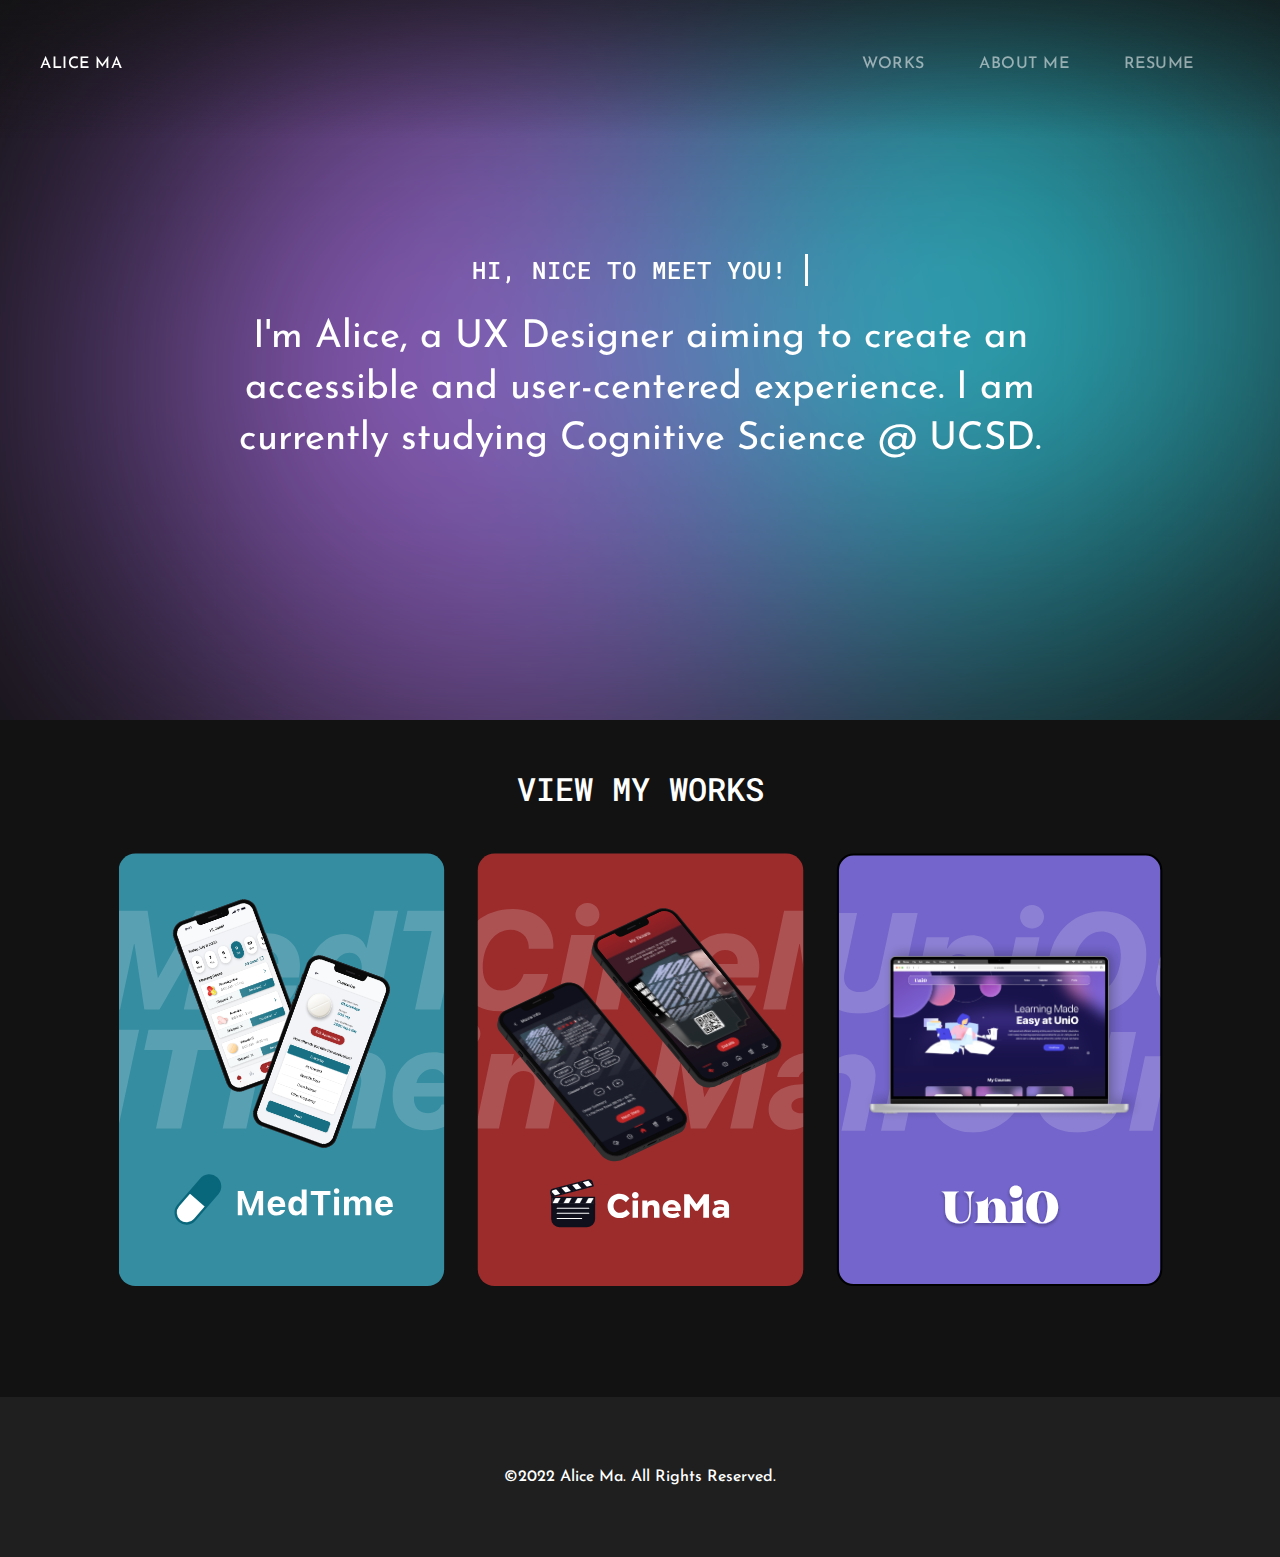
<file: index.html>
<!DOCTYPE html>
<html>
    <head>
        <title>Alice Ma Final Project Portfolio</title>
        <meta name="viewport" content="width=device-width, initial-scale=1.0">
        <link href="css/header.css" rel="stylesheet"> 
        <link href="css/underlines.css" rel="stylesheet"> 
        <link href="css/view-works.css" rel="stylesheet">
        <link href="css/hamburger-mobile.css" rel="stylesheet">
        <link href="bootstrap.css" rel="stylesheet">


        <link rel="shortcut icon" type="x-icon" href="images/index-icon.png">

        <link rel="stylesheet" href="css/MedTimeCard.css">
        <link rel="stylesheet" href="css/CineMaCard.css">
        <link rel="stylesheet" href="css/UniOCard.css">
        <link rel="stylesheet" href="css/mobile.css">
        <link rel="stylesheet" href="css/footer.css">

        <link rel="preconnect" href="https://fonts.googleapis.com">
        <link rel="preconnect" href="https://fonts.gstatic.com" crossorigin>
        <link href="https://fonts.googleapis.com/css2?family=Josefin+Sans:ital,wght@0,100;0,200;0,300;0,400;0,500;0,600;0,700;1,100;1,200;1,300;1,400;1,500;1,600;1,700&family=Montserrat:ital,wght@0,100;0,400;0,700;1,400;1,700&family=Roboto+Mono:ital,wght@0,100;0,200;0,300;0,400;0,500;0,600;0,700;1,100;1,200;1,300;1,400;1,500;1,600;1,700&family=Roboto:ital,wght@0,700;0,900;1,700;1,900&display=swap" rel="stylesheet">
        
        <meta name="msapplication-TileImage" content="WEBSITE-THUMBB.png">
 
        <meta property="og:site_name" content="Alice Ma Design">
        <meta property="og:title" content="Alice Ma, UX/UI Designer">
        <meta property="og:description" content="I'm Alice, a UX Designer aiming to create an accessible and user-centered experience. I am currently studying Cognitive Science @ UCSD.">
        
        <meta property="og:image" itemprop="image" content="WEBSITE-THUMBB.png">
        
        <meta property="og:type" content="website" />
        <meta property="og:image:type" content="image/png">
        
        <meta property="og:image:width" content="300">
        <meta property="og:image:height" content="300">
        
        <meta property="og:url" content="index.html">
        </head>
    <body> 
        <div class="header-bar">
                <nav class="navbar navbar-expand-lg navbar-dark">
                    <a class="navbar-brand" href="index.html"><i class="fa-solid fa-book"></i> ALICE MA</a>
                    <button class="navbar-toggler" type="button" data-toggle="collapse" data-target="#navbarNav" aria-controls="navbarNav" aria-expanded="false" aria-label="Toggle navigation">
                      <span class="navbar-toggler-icon"></span>
                    </button>
                    <div class="collapse navbar-collapse" id="navbarNav">
                      <ul class="navbar-nav ml-auto right-section">
                        <li class="nav-item">
                          <a class="nav-link" href="index.html">WORKS </a>
                        </li>
                        <li class="nav-item">
                          <a class="nav-link" href="about.html">ABOUT ME</a>
                        </li>
                        <li class="nav-item">
                          <a class="nav-link" href="ALICE MA UX RESUME.pdf">RESUME</a>
                        </li>
                        
                      </ul>
                    </div>
                  </nav>
            </div>  
        </div>
        
        <div class="blob-background">
            <div class="hero-text">
                <div class="greeting">HI, NICE TO MEET YOU!</div>
                <div class="intro">I'm Alice, a UX Designer aiming to create an accessible and user-centered experience. I am currently studying Cognitive Science @ UCSD.</div>
                
            </div>
            <div class="blob-overlay"></div>
            <video class="blob" playsinline autoplay loop muted>
                <source src="images/blob-video.mp4">
            </video>
            
        </div>
        
        <div class="projects">
            <div class="h1">
                VIEW MY WORKS
            </div>
            <a href="medtime-case-study.html">
            <div class="project-grid">
                <div class="MedTime">
                    <div class="container-medtime">
                        <div class="card-medtime">
                            <div class="images">
                                <div class="mockup">
                                    <img class="left" src="images/Left.png">
                                    <img class="right" src="images/Right.png">
                                </div>
                                <div class="logo-container-medtime">
                                    <img class="logo-text" src="images/Group 1679.svg">    
                                </div>            
                            </div>
                            <div class="background-text">
                                <img class="background-text-1" src="images/medtime-bg-text.svg">
                                <img class="background-text-2" src="images/medtime-bg-text.svg">
                                <img class="placeholder" src="images/medtime-bg-text.svg">
                            </div>
                            <form>
                                <button formaction="medtime-case-study.html" class="view-case-study">
                                    VIEW CASE STUDY                                </button>
                            </form>
                        </div>
                    </div>
                </div>
            </a>

            <a href="cinema-case-study.html">
                <div class="CineMa">
                    <div class="container-cinema">
                        <div class="card-cinema">
                            <div class="images-cinema">
                                <div class="mockup-cinema">
                                    <img class="left" src="images/CineMa-Left.svg">
                                    <img class="right" src="images/CineMa-Right.svg">
                                </div>
                                <div class="logo-container-cinema">
                                    <img class="logo-text" src="images/cinema-logo.svg">    
                                </div>            
                            </div>
                            <div class="background-text-cinema">
                                <img class="background-text-1" src="images/cinema-bg-text.svg">
                                <img class="background-text-2" src="images/cinema-bg-text.svg">
                                <img class="placeholder" src="images/medtime-bg-text.svg">
                            </div>
                            <form>
                                <button formaction="cinema-case-study.html" class="cinema-view-study">
                                    VIEW CASE STUDY
                                </button>
                            </form>
                        </div>
                    
                    </div>
                </div>
            </a>

            
            <a href="unio-case-study.html">
            <div class="UniO">
                <div class="container-unio">
                    <div class="card-unio">
                        <div class="images-unio">
                            <div class="mockup-unio">
                                <img class="laptop" src="images/uniO laptop.png">
                                <img class="left" src="images/unio left.svg">
                                <img class="right" src="images/uniO right.svg">
    
                            </div>
                            <div class="logo-container-unio">
                                <img class="logo-text" src="images/UniOlogo.svg">    
                            </div>            
                        </div>
                        <div class="background-text-unio">
                            <img class="background-text-1" src="images/unio-bg-text.svg">
                            <img class="background-text-2" src="images/unio-bg-text.svg">
                            <img class="placeholder" src="images/medtime-bg-text.svg">
                        </div>
                        <form>
                            <button formaction="unio-case-study.html" class="unio-view-study">
                                VIEW CASE STUDY                                </button>
                        </form>
                    </div>
                
                </div>
                </div>
            </div>
        </div>
    </a>
    <div class="footer">
        ©2022 Alice Ma. All Rights Reserved.
    </div>
    <script src="https://code.jquery.com/jquery-3.5.1.slim.min.js" integrity="sha384-DfXdz2htPH0lsSSs5nCTpuj/zy4C+OGpamoFVy38MVBnE+IbbVYUew+OrCXaRkfj" crossorigin="anonymous"></script>
    <script src="https://cdn.jsdelivr.net/npm/popper.js@1.16.1/dist/umd/popper.min.js" integrity="sha384-9/reFTGAW83EW2RDu2S0VKaIzap3H66lZH81PoYlFhbGU+6BZp6G7niu735Sk7lN" crossorigin="anonymous"></script>
    <script src="https://stackpath.bootstrapcdn.com/bootstrap/4.5.2/js/bootstrap.min.js" integrity="sha384-B4gt1jrGC7Jh4AgTPSdUtOBvfO8shuf57BaghqFfPlYxofvL8/KUEfYiJOMMV+rV" crossorigin="anonymous"></script>

    </body>
</html>
</file>
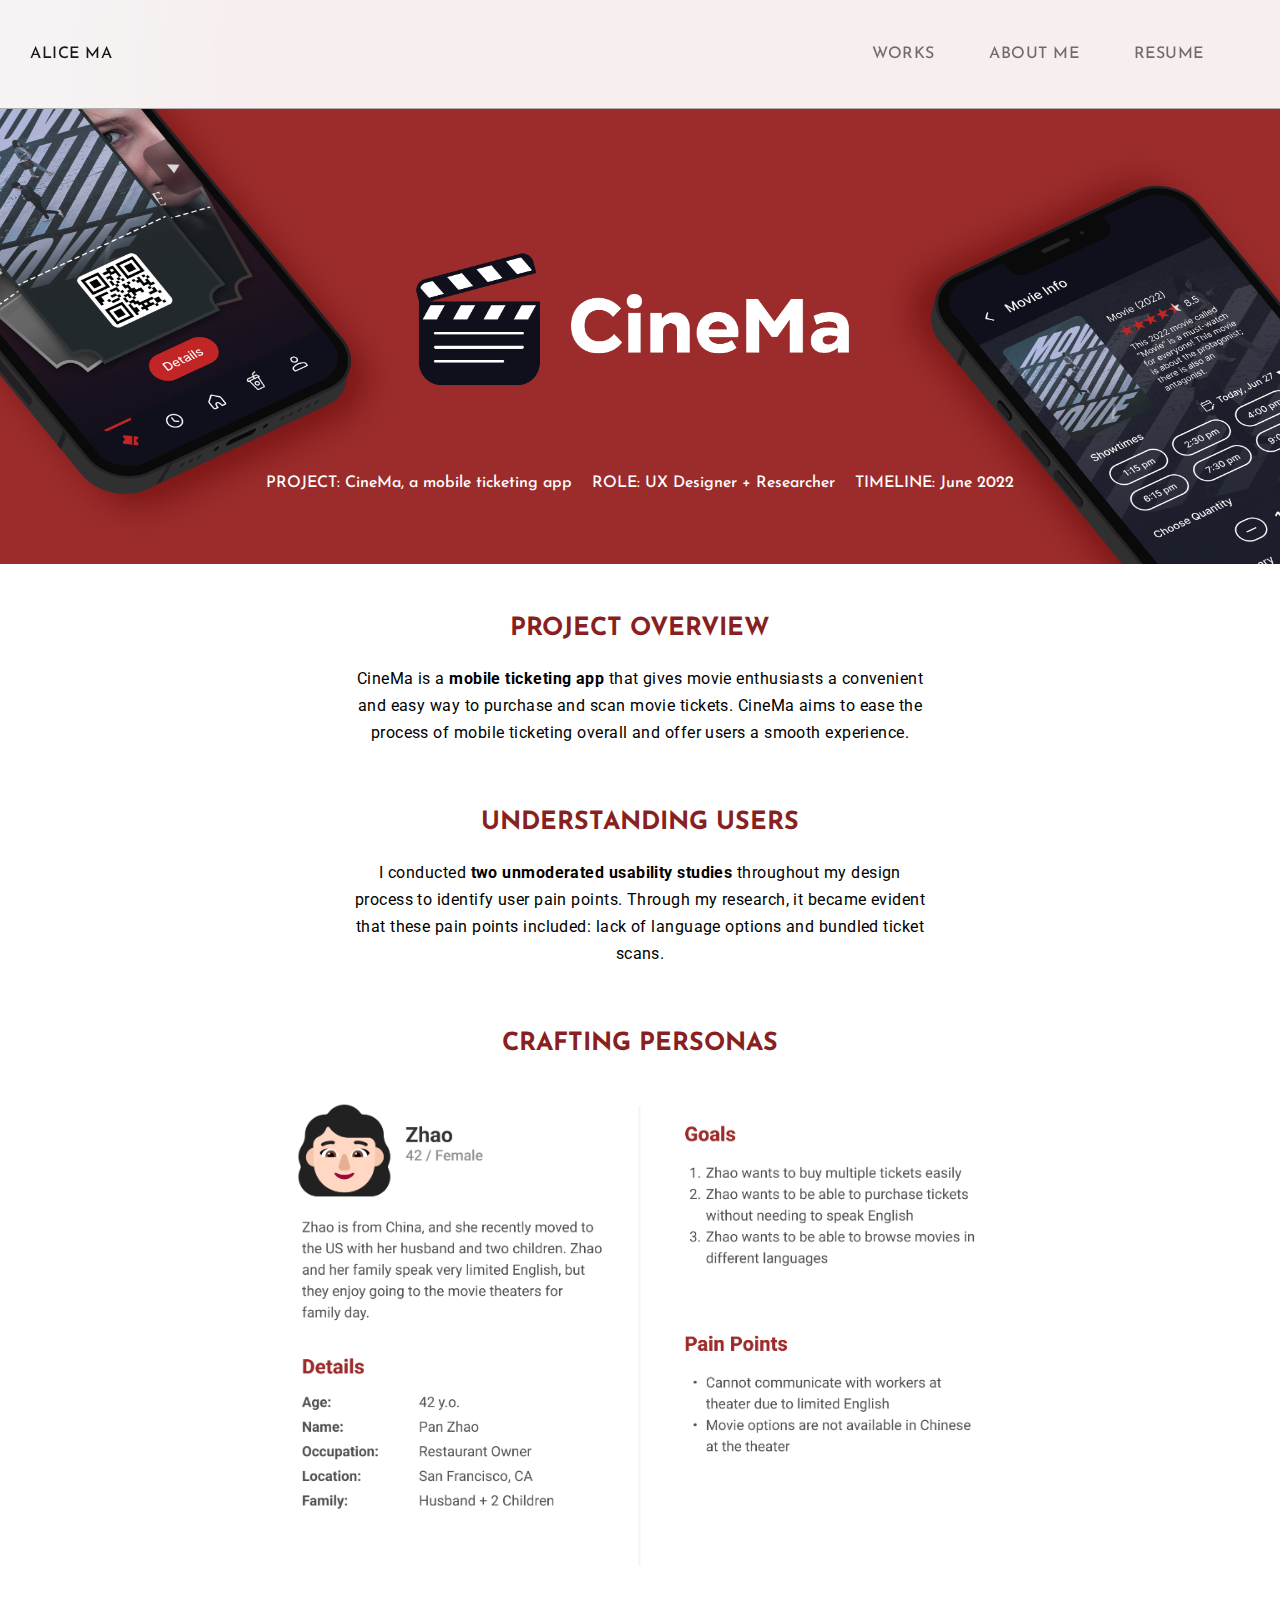
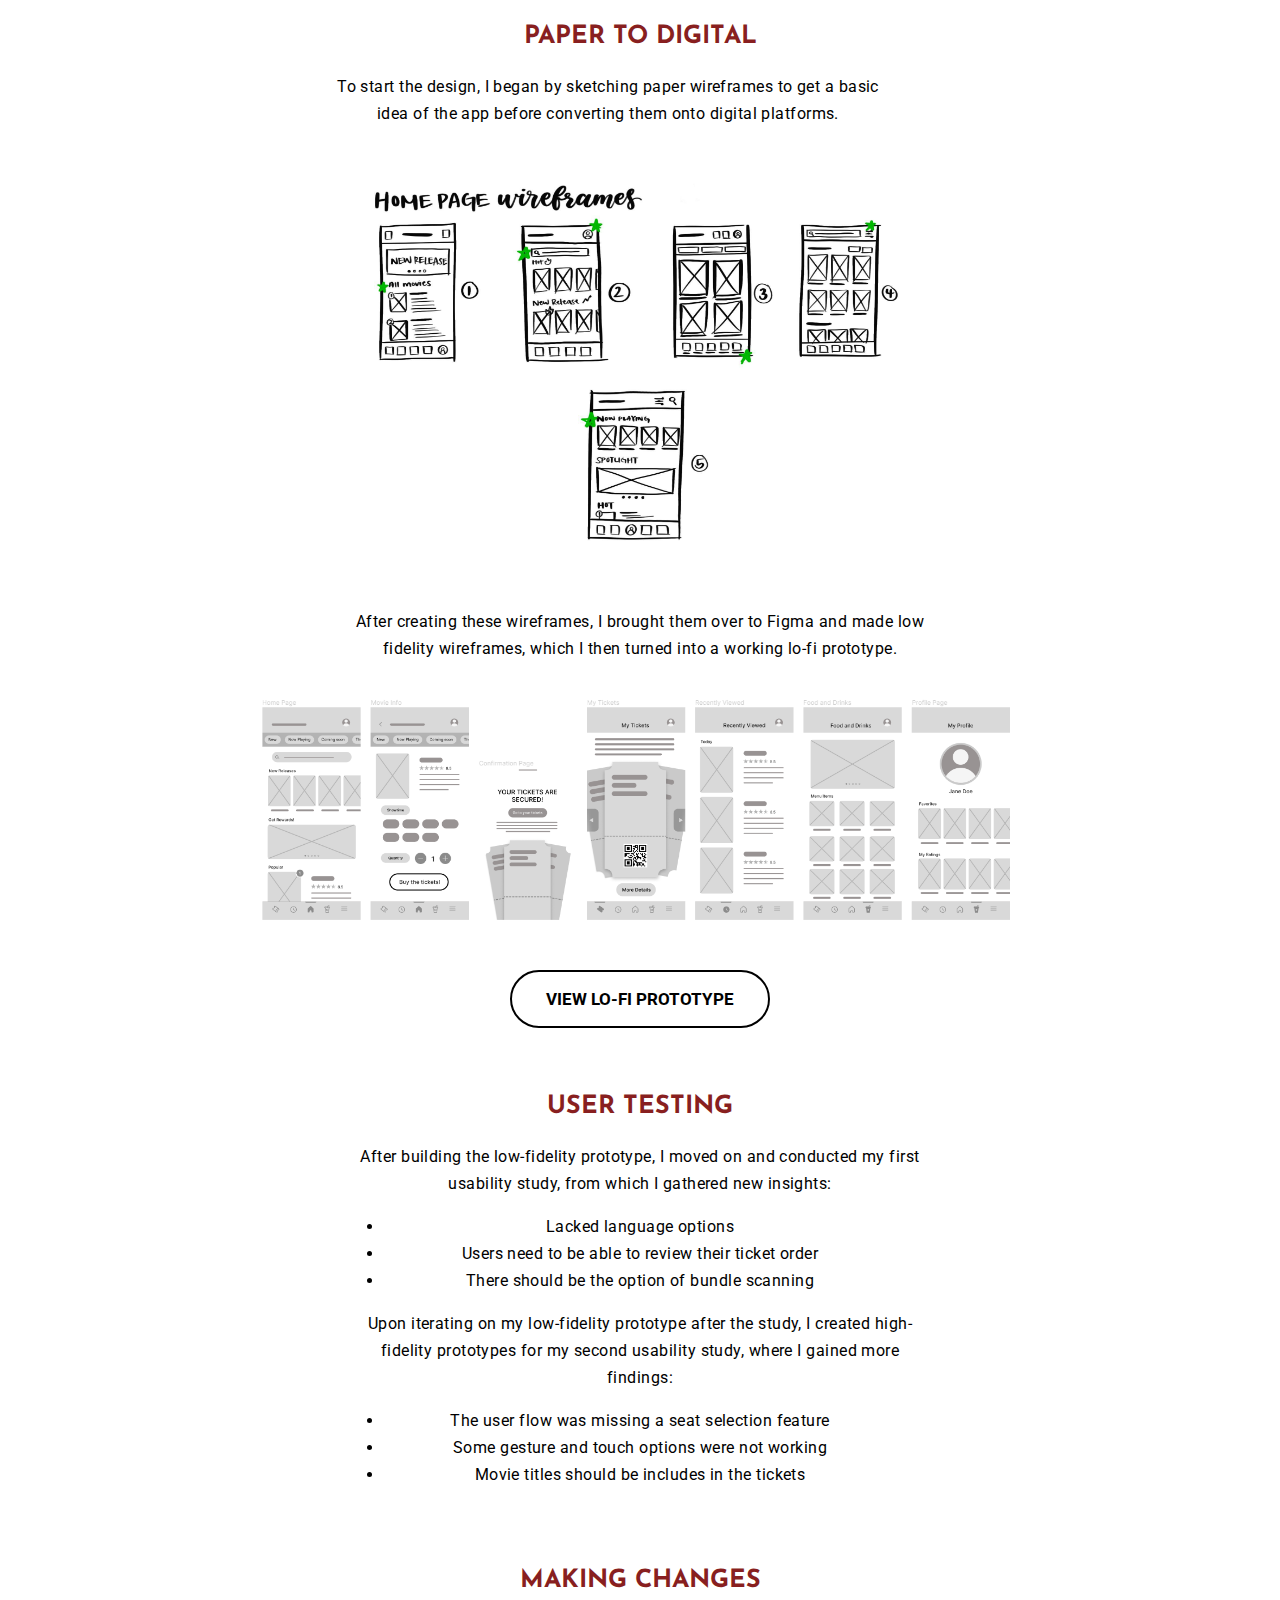
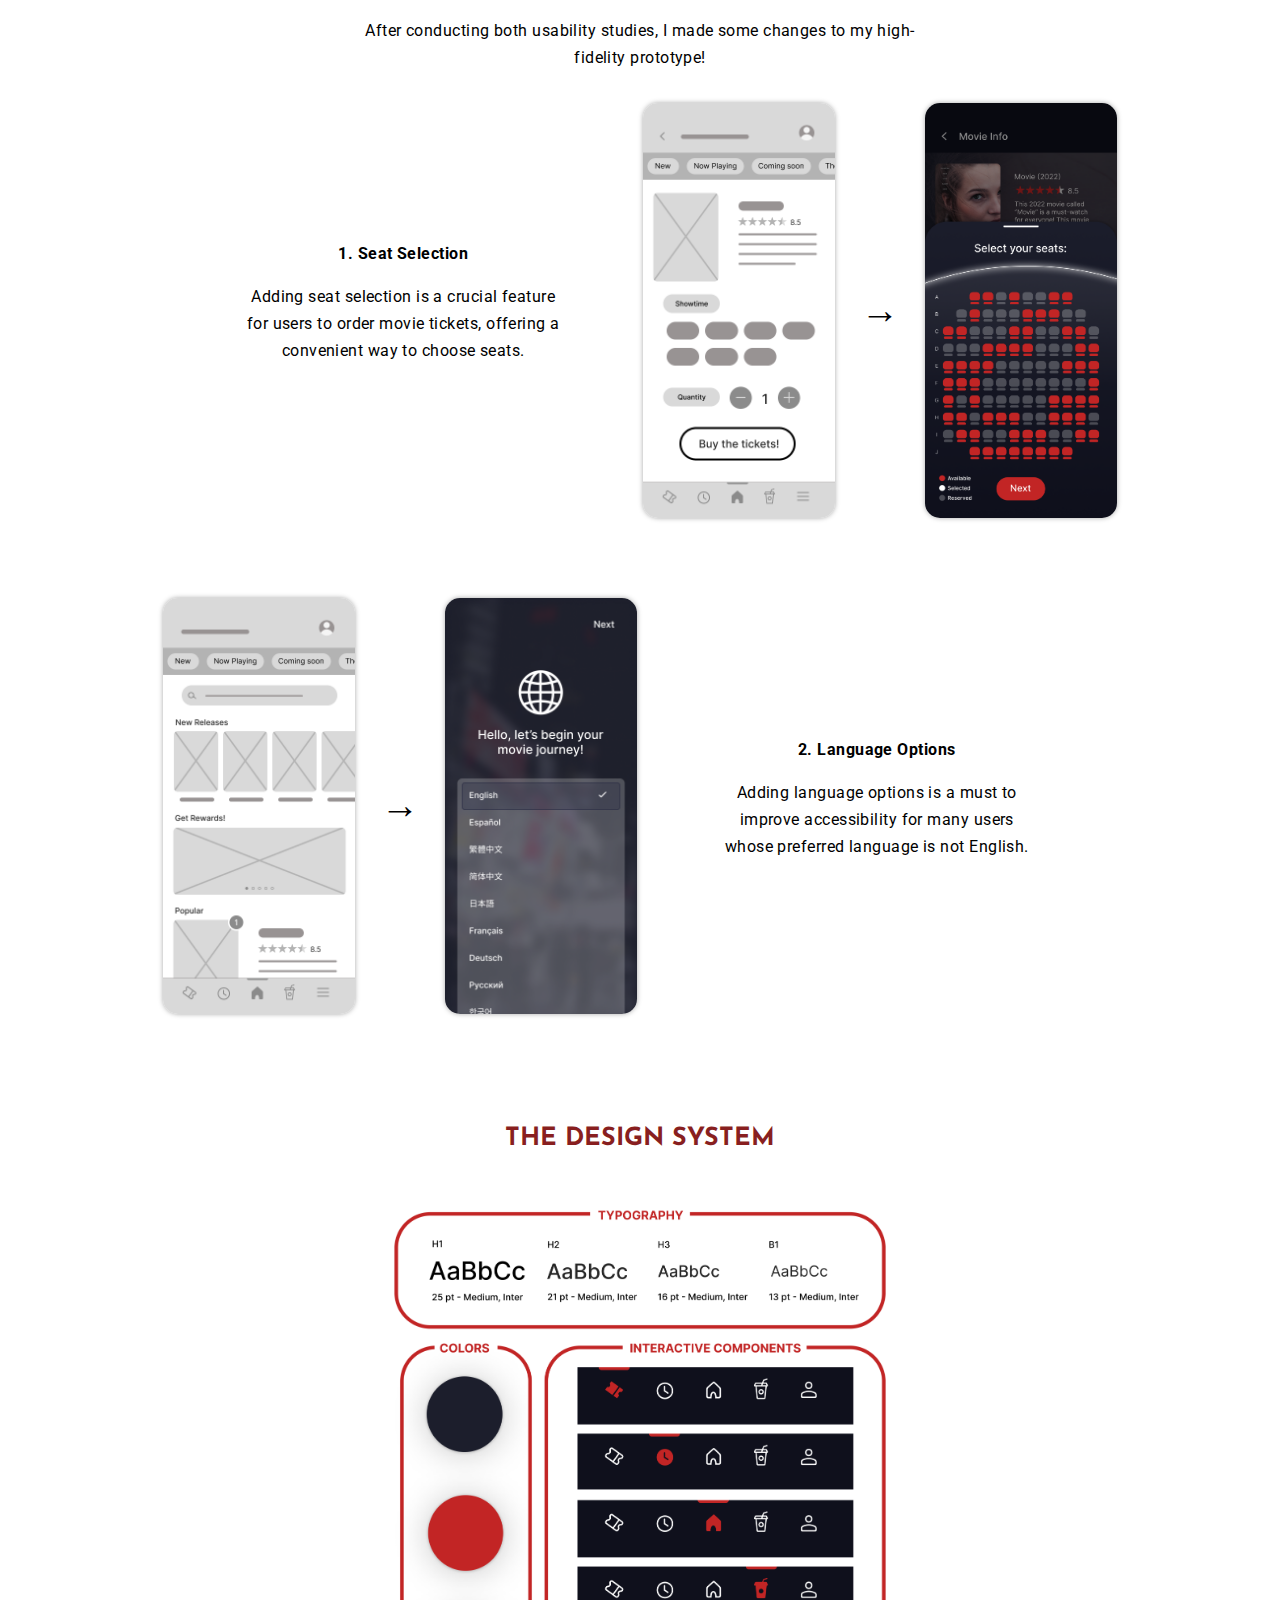
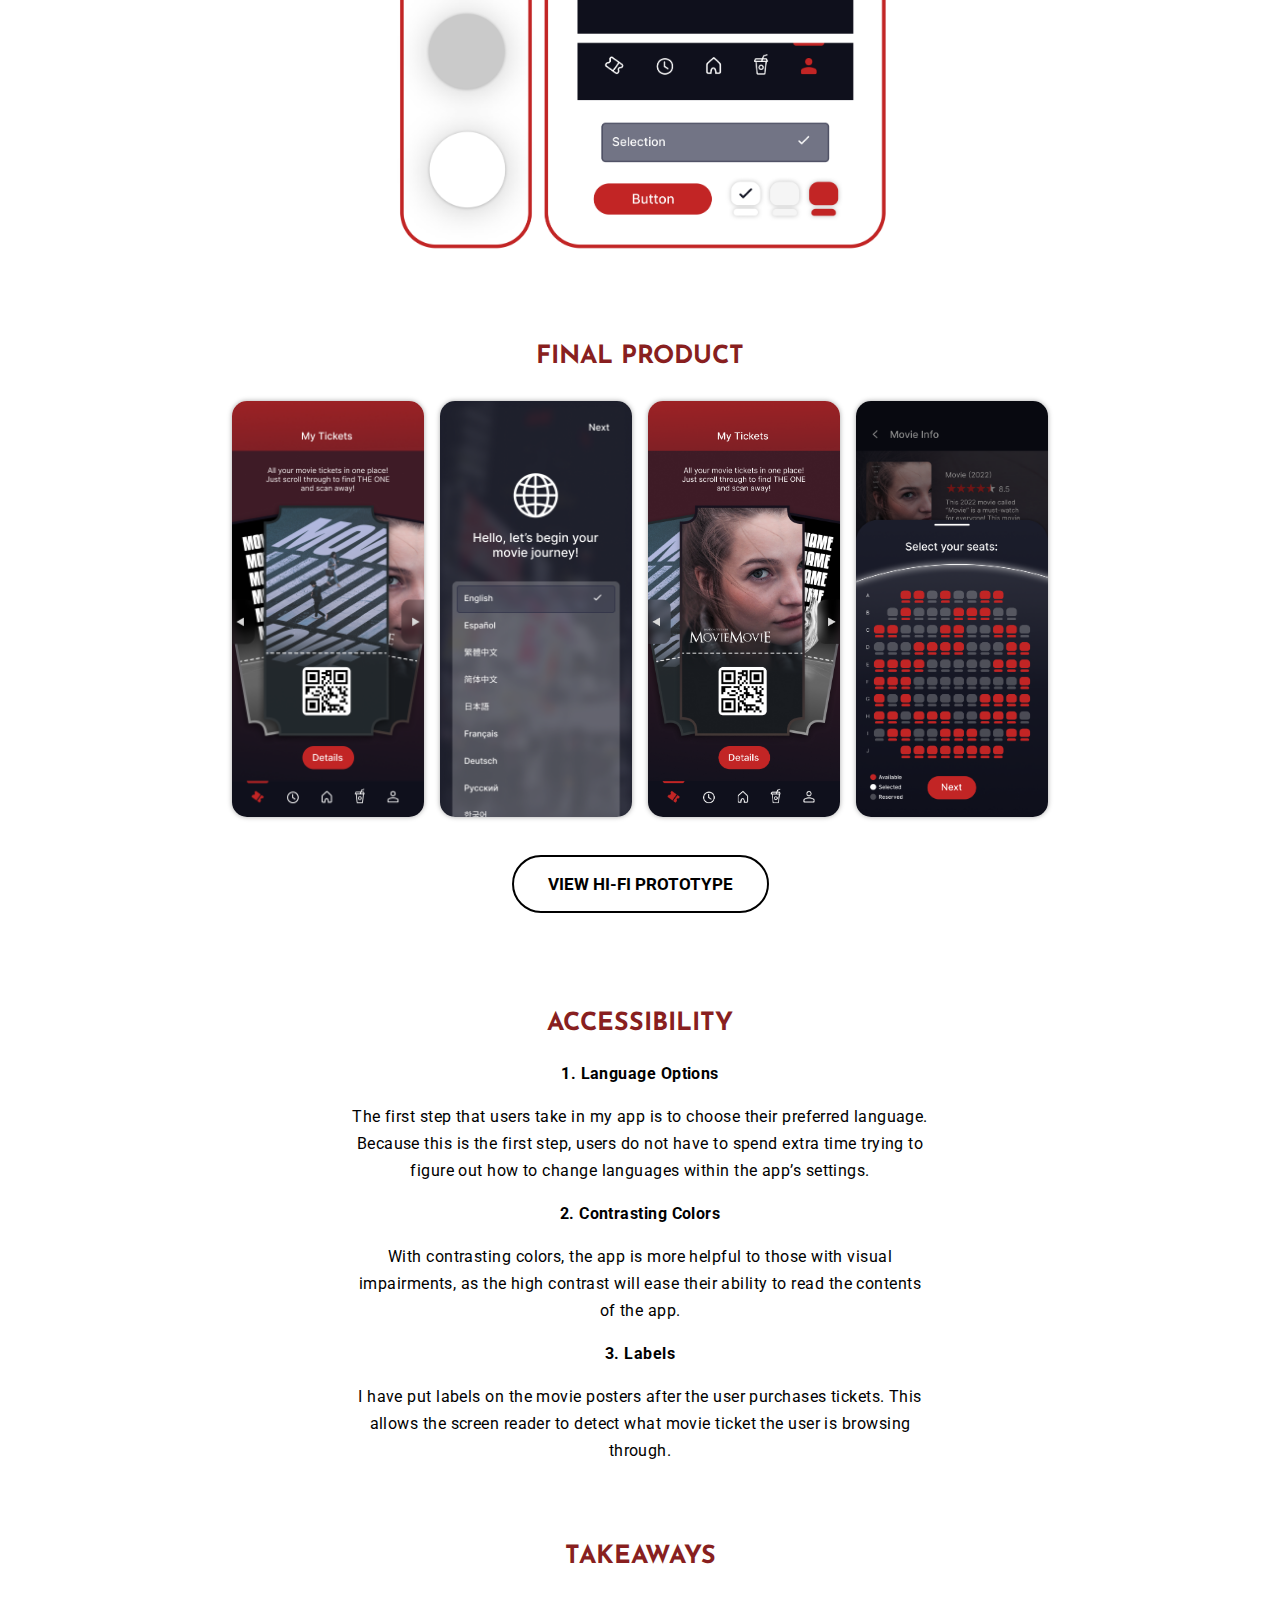
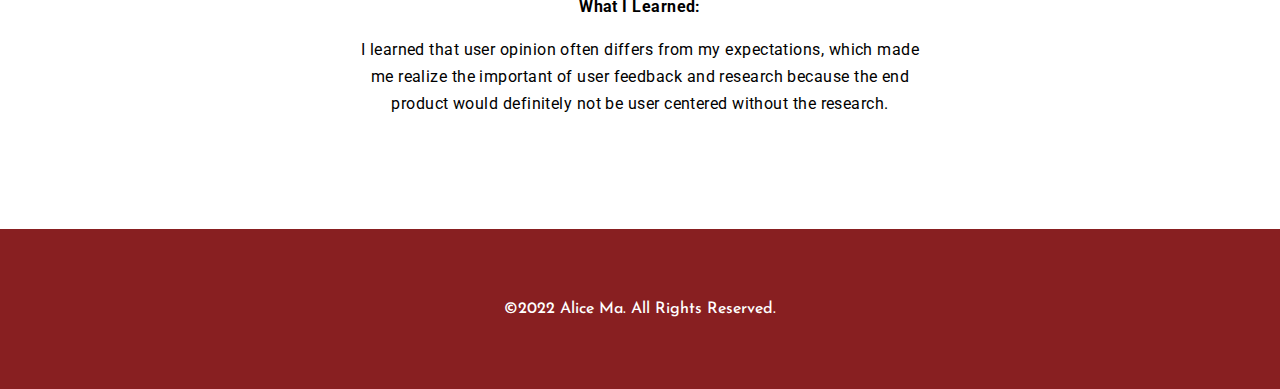
<file: cinema-case-study.html>
<!DOCTYPE html>
<html>
    <head>
        <title> CineMa: Mobile Theater Tickets</title>
        <meta name="viewport" content="width=device-width, initial-scale=1.0">
        <link href="css/header-case-studies.css" rel="stylesheet"> 
        <link href="css/mobileburger-case-study.css" rel="stylesheet">
        <link href="bootstrap.css" rel="stylesheet">

        <link rel="preconnect" href="https://fonts.googleapis.com">
        <link rel="preconnect" href="https://fonts.gstatic.com" crossorigin>
        <link rel="preconnect" href="https://fonts.googleapis.com">
        <link rel="preconnect" href="https://fonts.gstatic.com" crossorigin>
        <link href="https://fonts.googleapis.com/css2?family=Josefin+Sans:ital,wght@0,100;0,200;0,300;0,400;0,500;0,600;0,700;1,100;1,200;1,300;1,400;1,500;1,600;1,700&family=Montserrat:ital,wght@0,100;0,400;0,700;1,400;1,700&family=Roboto+Mono:ital,wght@0,100;0,200;0,300;0,400;0,500;0,600;0,700;1,100;1,200;1,300;1,400;1,500;1,600;1,700&family=Roboto:ital,wght@0,100;0,300;0,400;0,500;0,700;0,900;1,100;1,300;1,400;1,500;1,700;1,900&display=swap" rel="stylesheet">
        <link rel="shortcut icon" type="x-icon" href="images/cinema-favicon.png">
    </head>
    <body>
        <div class="header-bar">
            <nav class="navbar navbar-expand-lg navbar-light">
                <a class="navbar-brand" href="index.html"><i class="fa-solid fa-book"></i> ALICE MA</a>
                <button class="navbar-toggler" type="button" data-toggle="collapse" data-target="#navbarNav" aria-controls="navbarNav" aria-expanded="false" aria-label="Toggle navigation">
                  <span class="navbar-toggler-icon"></span>
                </button>
                <div class="collapse navbar-collapse" id="navbarNav">
                  <ul class="navbar-nav ml-auto right-section">
                    <li class="nav-item">
                      <a class="nav-link" href="index.html">WORKS </a>
                    </li>
                    <li class="nav-item">
                      <a class="nav-link" href="about.html">ABOUT ME</a>
                    </li>
                    <li class="nav-item">
                      <a class="nav-link" href="ALICE MA UX RESUME.pdf">RESUME</a>
                    </li>
                  </ul>
                </div>
              </nav>
        </div>  
    </div>
    
        <div class="cover">
            <div>
                <div class="cover-photo">
            </div>
            <div class="brief-desc">
                <div class="desc">PROJECT: CineMa, a mobile ticketing app</div>
                <div class="desc">ROLE: UX Designer + Researcher</div>
                <div class="desc">TIMELINE: June 2022</div>
            </div>
        </div>
        <div class="case-study-content">
            <div class="heading">
                Project Overview
            </div>
            <div class="body">
                CineMa is a <strong>mobile ticketing app</strong> that gives movie enthusiasts a convenient and easy way to purchase and scan movie tickets. CineMa aims to ease the process of mobile ticketing overall and offer users a smooth experience.
            </div>
            <div class="heading">
                Understanding Users
            </div>
            
            <div class="body">
                I conducted <strong>two unmoderated usability studies</strong> throughout my design process to identify user pain points. Through my research, it became evident that these pain points included: lack of language options and bundled ticket scans.
            </div>
            <div class="heading">
                Crafting Personas
            </div>
            <div>
                <div class="persona">
                </div>
            </div>
            <div class="heading">
                Paper to Digital
            </div>
            <div class="paper-wireframes">
                <div class="body">
                    To start the design, I began by sketching paper wireframes to get a basic idea of the app before converting them onto digital platforms.
                </div>
                <img class="paper-drawing" src="images/cinema-paper.jpg">
            </div>
            
            <div class="body">
                After creating these wireframes, I brought them over to Figma and made low fidelity wireframes, which I then turned into a working lo-fi prototype.
            </div>
            <img class="paper-lofi" src="images/cinema-lofi.png">
            <form action="https://www.figma.com/proto/dyd5eSwXP8Vu4GEAnpKS3G/Ticket-App-Wireframe?node-id=63%3A2&page-id=0%3A1&scaling=scale-down&starting-point-node-id=63%3A2" target="_blank" >
                <button class="view-prototype">
                    VIEW LO-FI PROTOTYPE                                </button>
            </form>
            
            <div class="heading">
                User Testing
            </div>
            <div class="body">
                After building the low-fidelity prototype, I moved on and conducted my first usability study, from which I gathered new insights:
                <div class="bullets">
                    <li>Lacked language options</li>

                    <li>Users need to be able to review their ticket order</li>
                    
                    <li>There should be the option of bundle scanning</li>
                    
                </div>
                Upon iterating on my low-fidelity prototype after the study, I created high-fidelity prototypes for my second usability study, where I gained more findings:
                <div class="bullets">
                    
                    <li>The user flow was missing a seat selection feature</li>
                    
                    <li>Some gesture and touch options were not working</li>
                    
                    <li>Movie titles should be includes in the tickets</li>
                </div>

            </div>
            <div class="heading">
                Making Changes
            </div>
            
            <div class="body">
                After conducting both usability studies, I made some changes to my high-fidelity prototype!
            </div>
            <div class="change-1">
                <div class="body-change">
                    <strong>1. Seat Selection</strong>
    
                    <p>Adding seat selection is a crucial feature for users to order movie tickets, offering a convenient way to choose seats.</p>
                </div>
                <div class="changes">
                    <img class="mockup" src="images/Movie Info.png">
                    <div class="arrow">&#8594</div>
                    <img class="mockup" src="images/cinema-seats.png">
                </div>
            </div>
            <div class="change-2">
                <div class="body-change">
                    <strong>2. Language Options</strong> 

                    <p>Adding language options is a must to improve accessibility for many users whose preferred language is not English.</p>      </div>
                <div class="changes">
                    <img class="mockup" src="images/homelow.png">
                    <div class="arrow">&#8594</div>
                    <img class="mockup" src="images/Select English (1).png">
                </div>
                
            </div>
            
            <div class="heading">
                The Design System
            </div>
            <div class="design-sys">
                <img class="design-system" src="images/cinema-design-system.png">
            </div>
            <div class="body">
                
            </div>
            <div class="heading">
                Final Product
            </div>
            <div class="final-mockups">
                <img class="mockup-pic" src="images/my-tickets.png">
                <img class="mockup-pic" src="images/Select English (1).png">
                <img class="mockup-pic" src="images/heyyy.png">
                <img class="mockup-pic" src="images/cinema-seats.png">
            </div>
            <form action="https://bit.ly/3PJw5sB" target="_blank" >
                <button class="view-prototype">
                    VIEW HI-FI PROTOTYPE                                </button>
            </form>
            <div class="body">
                
            </div>
            <div class="heading">
                Accessibility
            </div>
            
            <div class="body">
               <strong>1. Language Options</strong> 
                <p>The first step that users take in my app is to choose their preferred language. Because this is the first step, users do not have to spend extra time trying to figure out how to change languages within the app’s settings.
                </p>
                <strong>2. Contrasting Colors</strong>
                <p>With contrasting colors, the app is more helpful to those with visual impairments, as the high contrast will ease their ability to read the contents of the app.</p>

                <strong>3. Labels</strong>
                <p>I have put labels on the movie posters after the user purchases tickets. This allows the screen reader to detect what movie ticket the user is browsing through.</p>            </div>
                    <div class="heading">
                        Takeaways
                    </div>
                    
                    <div class="body">
                    <strong>What I Learned:</strong> 

                <p>
                    I learned that user opinion often differs from my expectations, which made me realize the important of user feedback and research because the end product would definitely not be user centered without the research.

                </p>            
            </div>
                        
        </div>
        
    </body>
    <div class="footer">
        ©2022 Alice Ma. All Rights Reserved.
    </div>
    <script src="https://code.jquery.com/jquery-3.5.1.slim.min.js" integrity="sha384-DfXdz2htPH0lsSSs5nCTpuj/zy4C+OGpamoFVy38MVBnE+IbbVYUew+OrCXaRkfj" crossorigin="anonymous"></script>
    <script src="https://cdn.jsdelivr.net/npm/popper.js@1.16.1/dist/umd/popper.min.js" integrity="sha384-9/reFTGAW83EW2RDu2S0VKaIzap3H66lZH81PoYlFhbGU+6BZp6G7niu735Sk7lN" crossorigin="anonymous"></script>
    <script src="https://stackpath.bootstrapcdn.com/bootstrap/4.5.2/js/bootstrap.min.js" integrity="sha384-B4gt1jrGC7Jh4AgTPSdUtOBvfO8shuf57BaghqFfPlYxofvL8/KUEfYiJOMMV+rV" crossorigin="anonymous"></script>

</html>
</file>
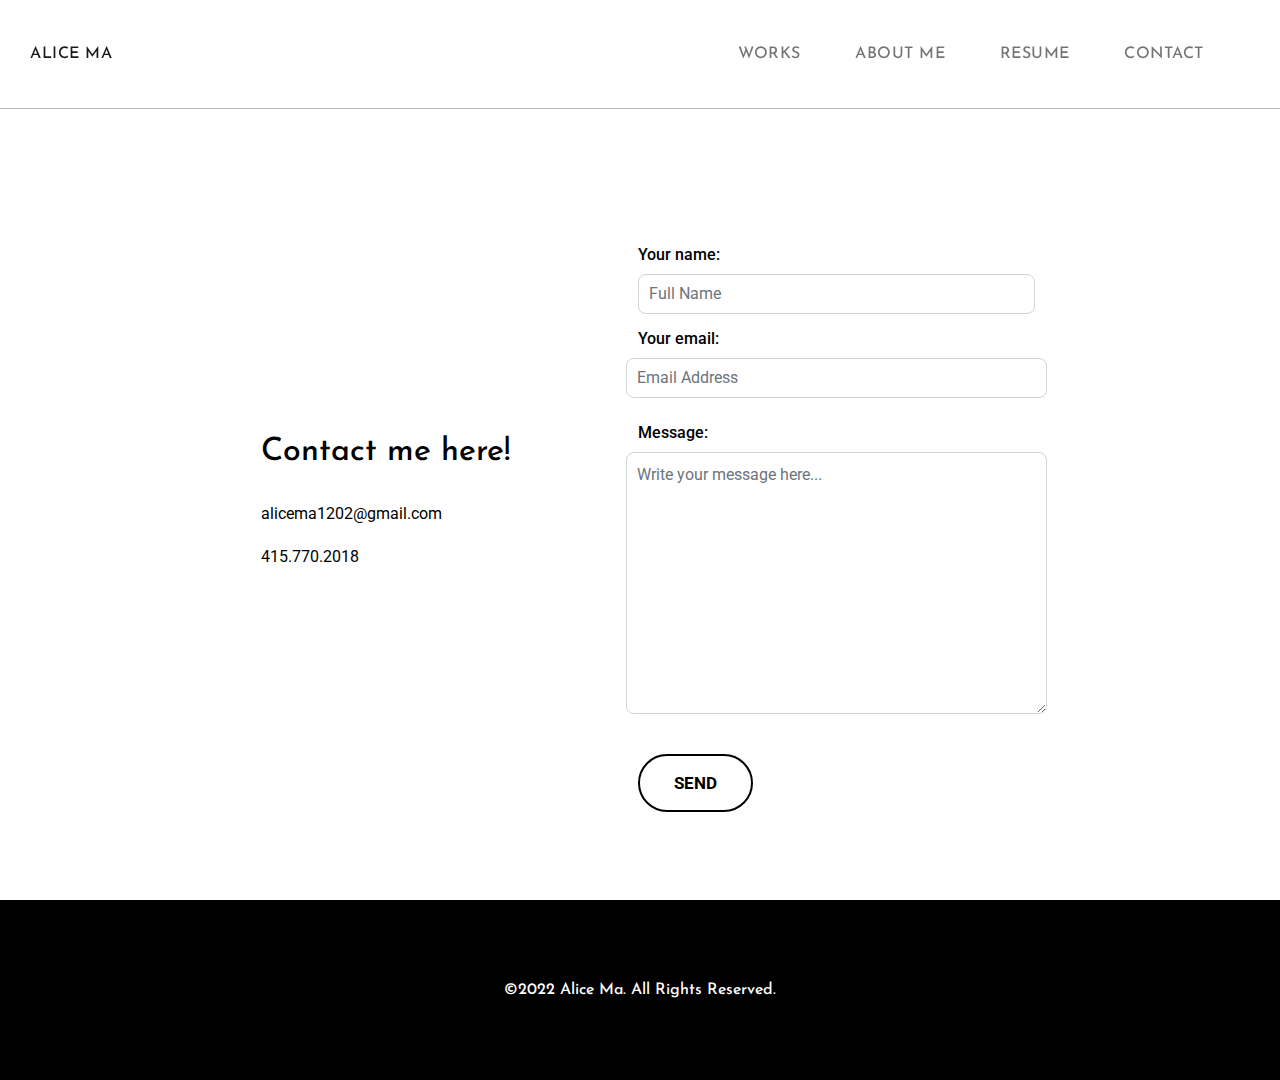
<file: contact.html>
<!DOCTYPE html>
<html>
    <head>
        <title> Contact Me </title>
        <meta name="viewport" content="width=device-width, initial-scale=1.0">
        <link href="css/medtime-case-study.css" rel="stylesheet"> 
        <link href="css/mobileburger-case-study.css" rel="stylesheet">
        <link href="bootstrap.css" rel="stylesheet">

        <link rel="preconnect" href="https://fonts.googleapis.com">
        <link rel="preconnect" href="https://fonts.gstatic.com" crossorigin>
        <link rel="preconnect" href="https://fonts.googleapis.com">
        <link rel="preconnect" href="https://fonts.gstatic.com" crossorigin>
        <link href="https://fonts.googleapis.com/css2?family=Josefin+Sans:ital,wght@0,100;0,200;0,300;0,400;0,500;0,600;0,700;1,100;1,200;1,300;1,400;1,500;1,600;1,700&family=Montserrat:ital,wght@0,100;0,400;0,700;1,400;1,700&family=Roboto+Mono:ital,wght@0,100;0,200;0,300;0,400;0,500;0,600;0,700;1,100;1,200;1,300;1,400;1,500;1,600;1,700&family=Roboto:ital,wght@0,100;0,300;0,400;0,500;0,700;0,900;1,100;1,300;1,400;1,500;1,700;1,900&display=swap" rel="stylesheet">
        <link rel="shortcut icon" type="x-icon" href="contact-favicon.png">
        <style>
        
            .footer {
                width: 100vw;
                position: absolute;
                top: 100vh;
                background-color: black;
                line-height: 20vh;
                left: 0;
                margin-top: 0;
            }
            .catch-line {
                color: black;
                font-size: 2rem;
            }
            .paragraph {
                font-family: roboto, arial;
                font-weight: 400;
                line-height: 3ch;
            }
            .about-me {
                display: flex;
                width: 70vw;
                height: calc(100vh - 100px);
                margin-left: 15vw;
                margin-right: 15vw;
                align-items: center;
                justify-content: center;
                position: relative;
                top: calc(60px + 1.7em);
            }
            .pic {
                width: 35vw;
                border-radius: 2vw;
            }
            .intro-about-me {
                margin-right: 10vw;
            }
            
            .view-prototype {
                opacity: 1;
                padding: 1em 2em 1em 2em;
                margin-bottom: 2em;
                margin-left: 0;
                right: 0px;
                font-weight: bold;
                font-size: 17px;
                background-color: white;
                color: black;
                border-color: rgb(0, 0, 0);
                border-style: solid;
                border-width: 2px;
                border-radius: 30px;
                transition: 0.3s cubic-bezier(.1,.53,.66,.96);
                cursor: pointer;
                font-family: roboto , arial;
                margin-top: 30px;
            }
            .view-prototype:hover {
                color: white;
                background-color:#3e3190;
                border-color: #3e3190;
                transition:0.2s;
                box-shadow: none;
            }
            .view-prototype {
                transition:0.2s;
            }
            form {
                font-family: roboto, arial;
            }
            .row-1 {
                margin-top: 100px;
            }
            
            .row {
                margin-top: 15px;
            }
            @media (max-width: 700px) {
                .about-me {
                    flex-direction: column;
                    align-items: center;
                    justify-content: center;
                    height: auto;
                }
                .contact {
                    margin-top: 0;
                    background-color: blue;
                }
                .intro-about-me {
                    width: 50vw;
                    margin-bottom: 0;
                }
                .intro-about-me {
                    margin-right: 0vw;
                    
                }
                .view-prototype {
                    opacity: 1;
                    margin-left: 0;
                    line-height: auto;
                    margin-bottom: 2em;
                    right: 0px;
                    font-weight: bold;
                    font-size: 17px;
                    background-color: white;
                    color: black;
                    border-color: rgb(0, 0, 0);
                    border-style: solid;
                    border-width: 1.5px;
                    border-radius: 4rem;
                    transition: 0.3s cubic-bezier(.1,.53,.66,.96);
                    cursor: pointer;
                    font-family: roboto , arial;
                    margin-top: 30px;
                    font-weight: 500;
                }
                .view-prototype:hover {
                    color: white;
                    background-color:#3e3190;
                    border-color: #3e3190;
                    transition:0.2s;
                    box-shadow: none;
                }
                .view-prototype {
                    transition:0.2s;
                }
                .contact-form {
                    margin-top: 0;
                }
                .row-1 {
                    margin-top: 20px;
                }
            }
        </style>
    </head>
    <body>
        <div class="header-bar">
            <nav class="navbar navbar-expand-lg navbar-light">
                <a class="navbar-brand" href="index.html"><i class="fa-solid fa-book"></i> ALICE MA</a>
                <button class="navbar-toggler" type="button" data-toggle="collapse" data-target="#navbarNav" aria-controls="navbarNav" aria-expanded="false" aria-label="Toggle navigation">
                  <span class="navbar-toggler-icon"></span>
                </button>
                <div class="collapse navbar-collapse" id="navbarNav">
                  <ul class="navbar-nav ml-auto right-section">
                    <li class="nav-item">
                      <a class="nav-link" href="index.html">WORKS </a>
                    </li>
                    <li class="nav-item">
                      <a class="nav-link" href="about.html">ABOUT ME</a>
                    </li>
                    <li class="nav-item">
                      <a class="nav-link" href="ALICE MA UX RESUME.pdf">RESUME</a>
                    </li>
                    <li class="nav-item">
                        <a class="nav-link" href="contact.html">CONTACT</a>
                      </li>
                  </ul>
                </div>
              </nav>
        </div>  
        <div style="margin-bottom:93px ;">
            <div class="about-me">
                <div class="intro-about-me">
                    <p class="catch-line">
                        Contact me here!
                    </p>
                    <p class="paragraph">
                        alicema1202@gmail.com 
                    </p>
                    <p class="paragraph">
                        415.770.2018
                    </p>
                    
                </div>
                <form class="contact-form" action="https://formsubmit.co/alicema1202@gmail.com" method="POST">
                    <div class="row-1">
                        <label class="required" for="name">Your name:</label><br />
                        <input type="text" name="name" class="form-control" placeholder="Full Name" required size="30" style="height: 40px; border-radius:0.5rem;border-style:solid;border-width:1px;margin:10px 0 10px 0; padding:10px;  font-family: roboto, arial;">
                      </div>
                      <div class="row">
                        <label class="required" for="name">Your email:</label><br />
                        <input type="email" name="email" class="form-control" placeholder="Email Address" required size="30" style="height: 40px; border-radius:0.5rem;border-style:solid;border-width:1px;margin:10px 0 10px 0; padding:10px;  font-family: roboto, arial;">
                      </div>
                      <div class="row">
                        <label class="required" for="name">Message:</label><br />
                        <textarea placeholder="Write your message here..." class="form-control" name="message" rows="10" cols="30" required style="border-radius:0.5rem;border-style:solid;border-width:1px;margin:10px 0 10px 0; padding:10px; font-family: roboto, arial;"></textarea>
                      </div>
                        <input class="view-prototype" type="submit" value="SEND" />
                        <input type="hidden" name="_next" value="https://alicemadesign.com/thankyou">
                        <input type="hidden" name="_captcha" value="false">
               </form>
            </div>
        </div>
        
        <div class="footer">
            ©2022 Alice Ma. All Rights Reserved.
        </div>
        <script src="https://code.jquery.com/jquery-3.5.1.slim.min.js" integrity="sha384-DfXdz2htPH0lsSSs5nCTpuj/zy4C+OGpamoFVy38MVBnE+IbbVYUew+OrCXaRkfj" crossorigin="anonymous"></script>
        <script src="https://cdn.jsdelivr.net/npm/popper.js@1.16.1/dist/umd/popper.min.js" integrity="sha384-9/reFTGAW83EW2RDu2S0VKaIzap3H66lZH81PoYlFhbGU+6BZp6G7niu735Sk7lN" crossorigin="anonymous"></script>
        <script src="https://stackpath.bootstrapcdn.com/bootstrap/4.5.2/js/bootstrap.min.js" integrity="sha384-B4gt1jrGC7Jh4AgTPSdUtOBvfO8shuf57BaghqFfPlYxofvL8/KUEfYiJOMMV+rV" crossorigin="anonymous"></script>

    </body>
</html>
</file>
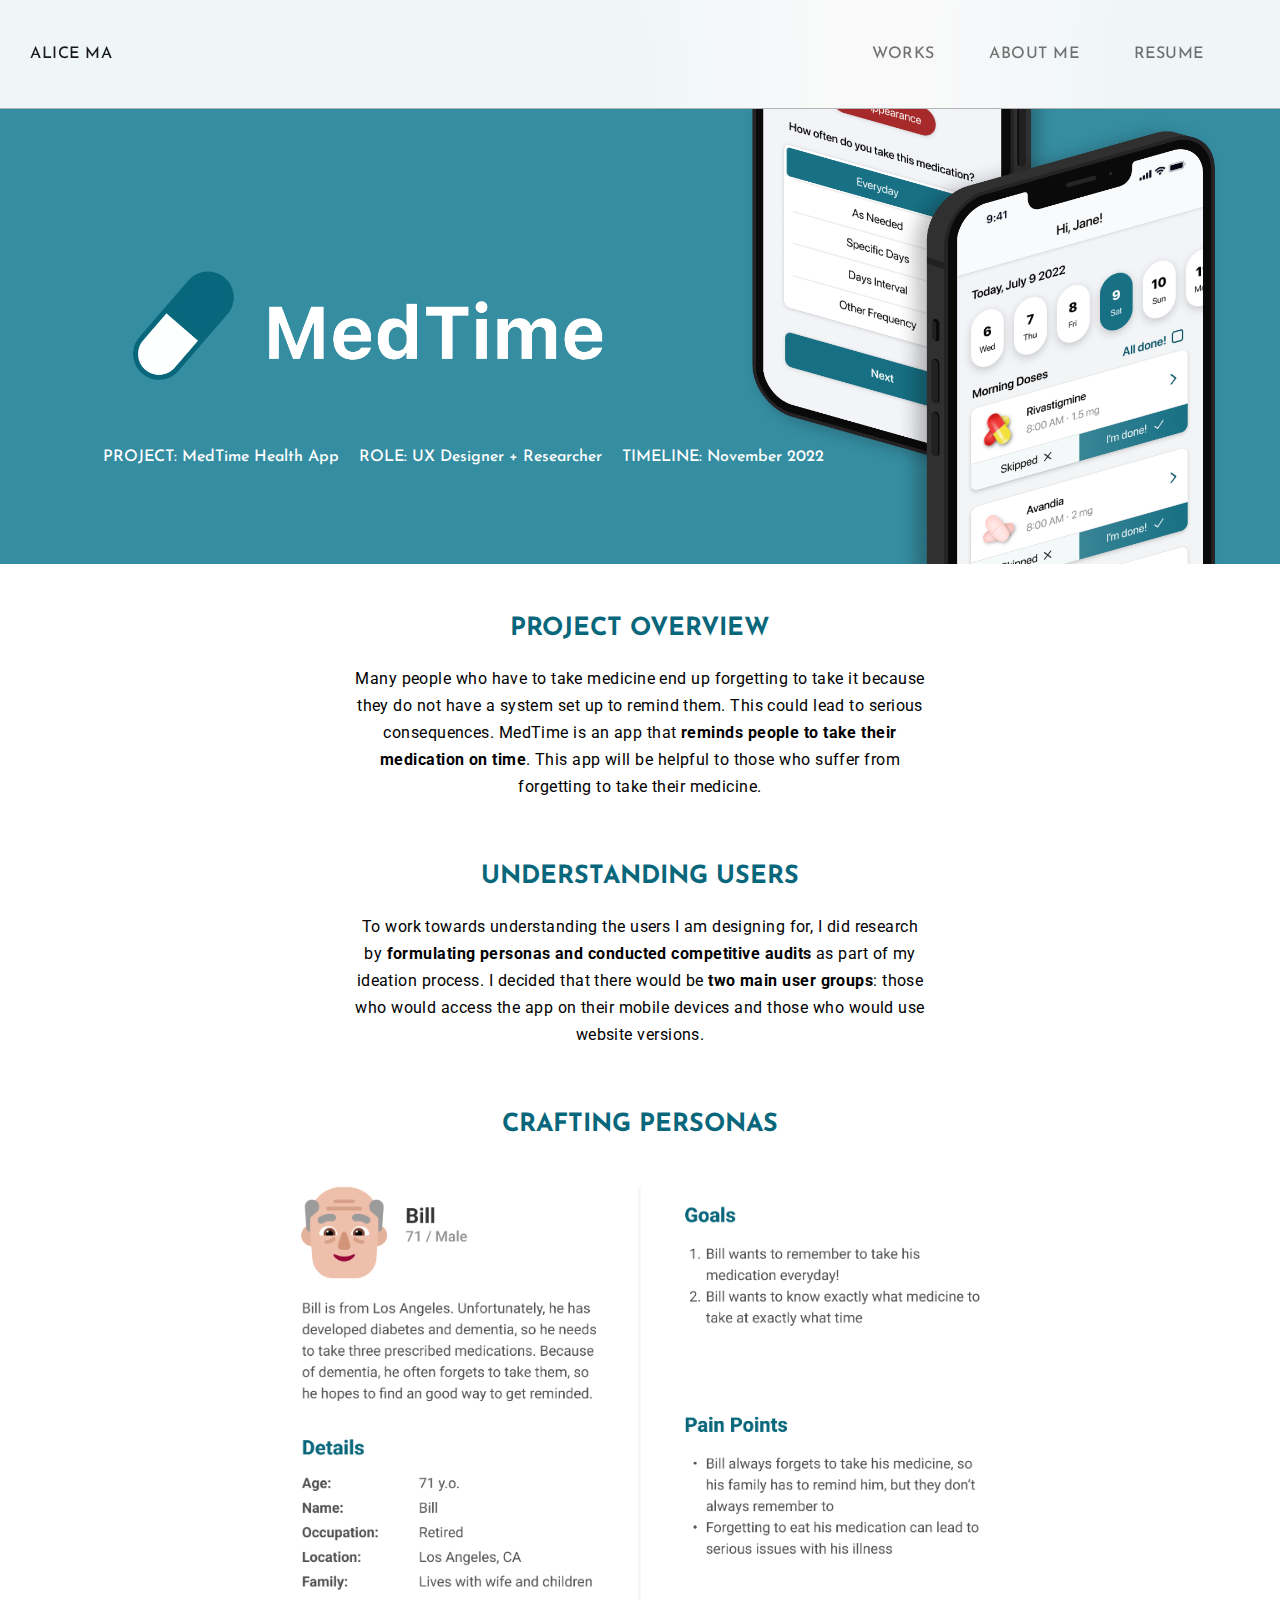
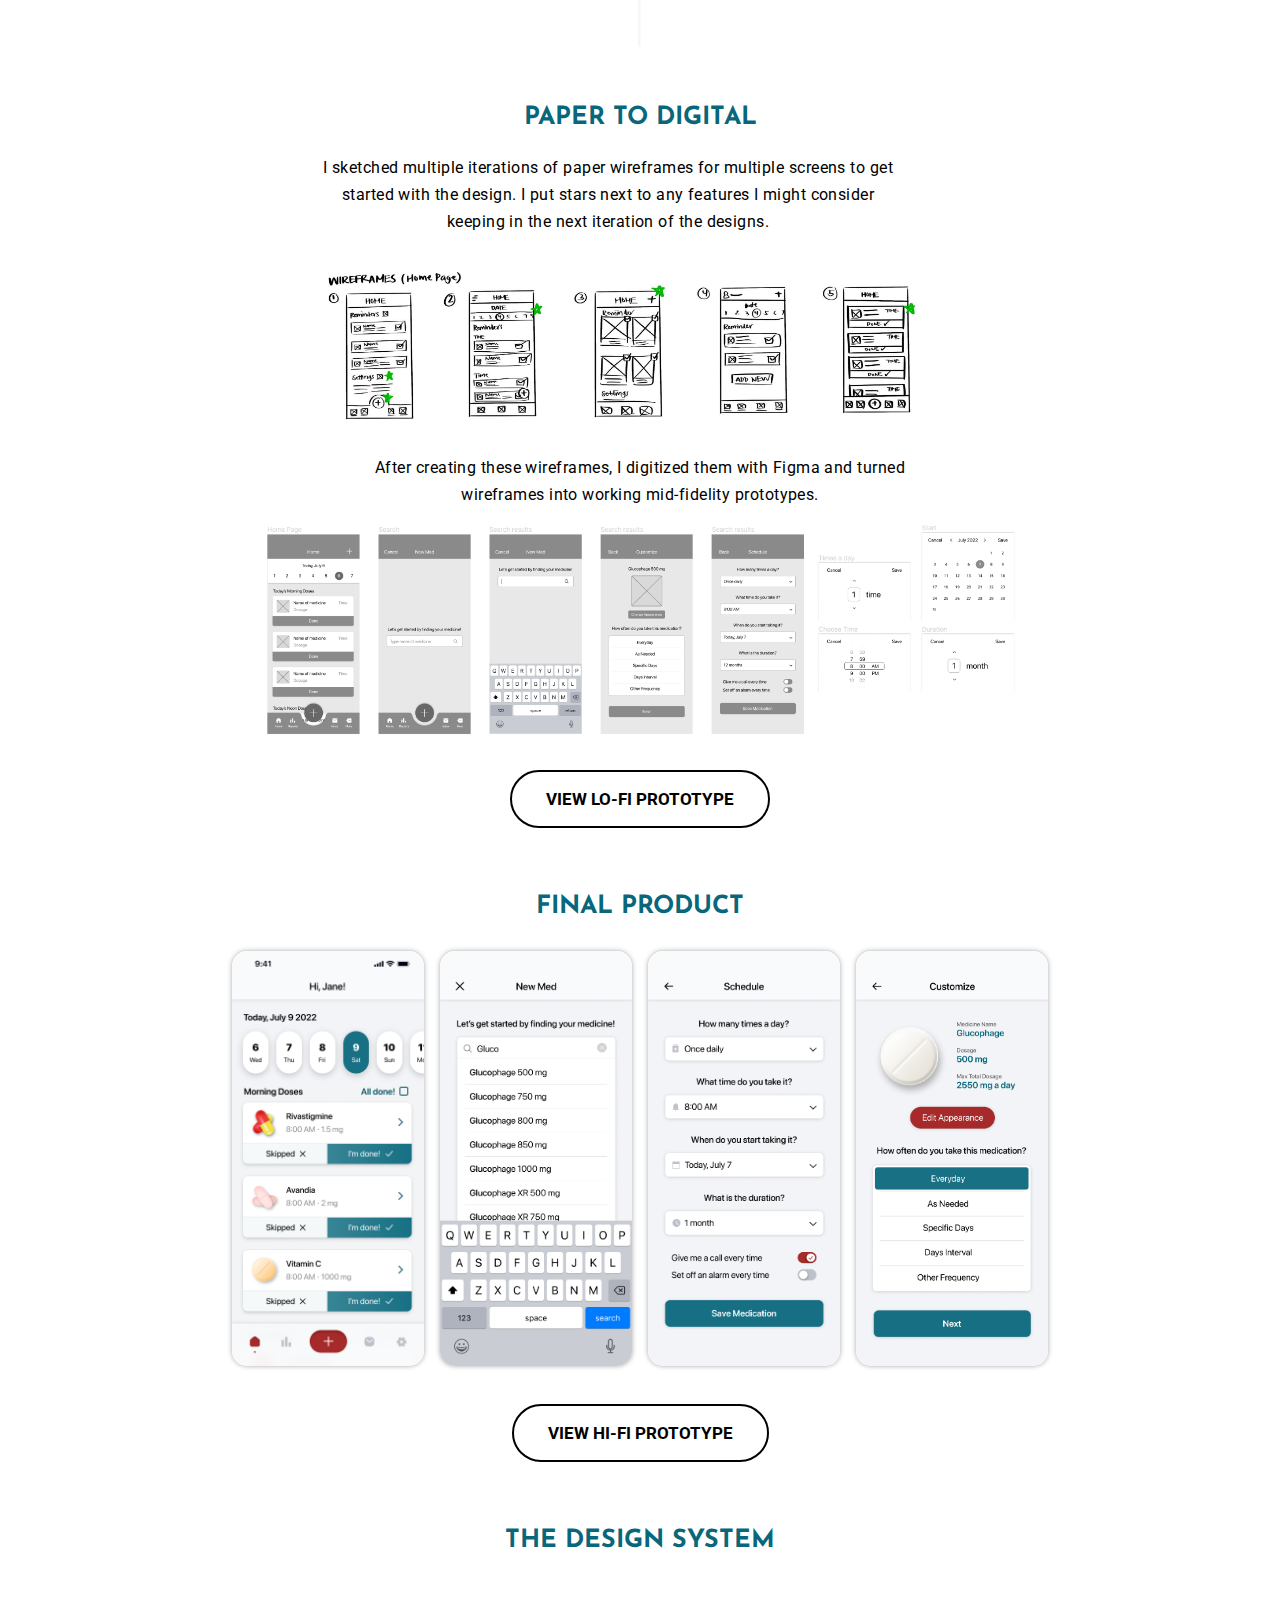
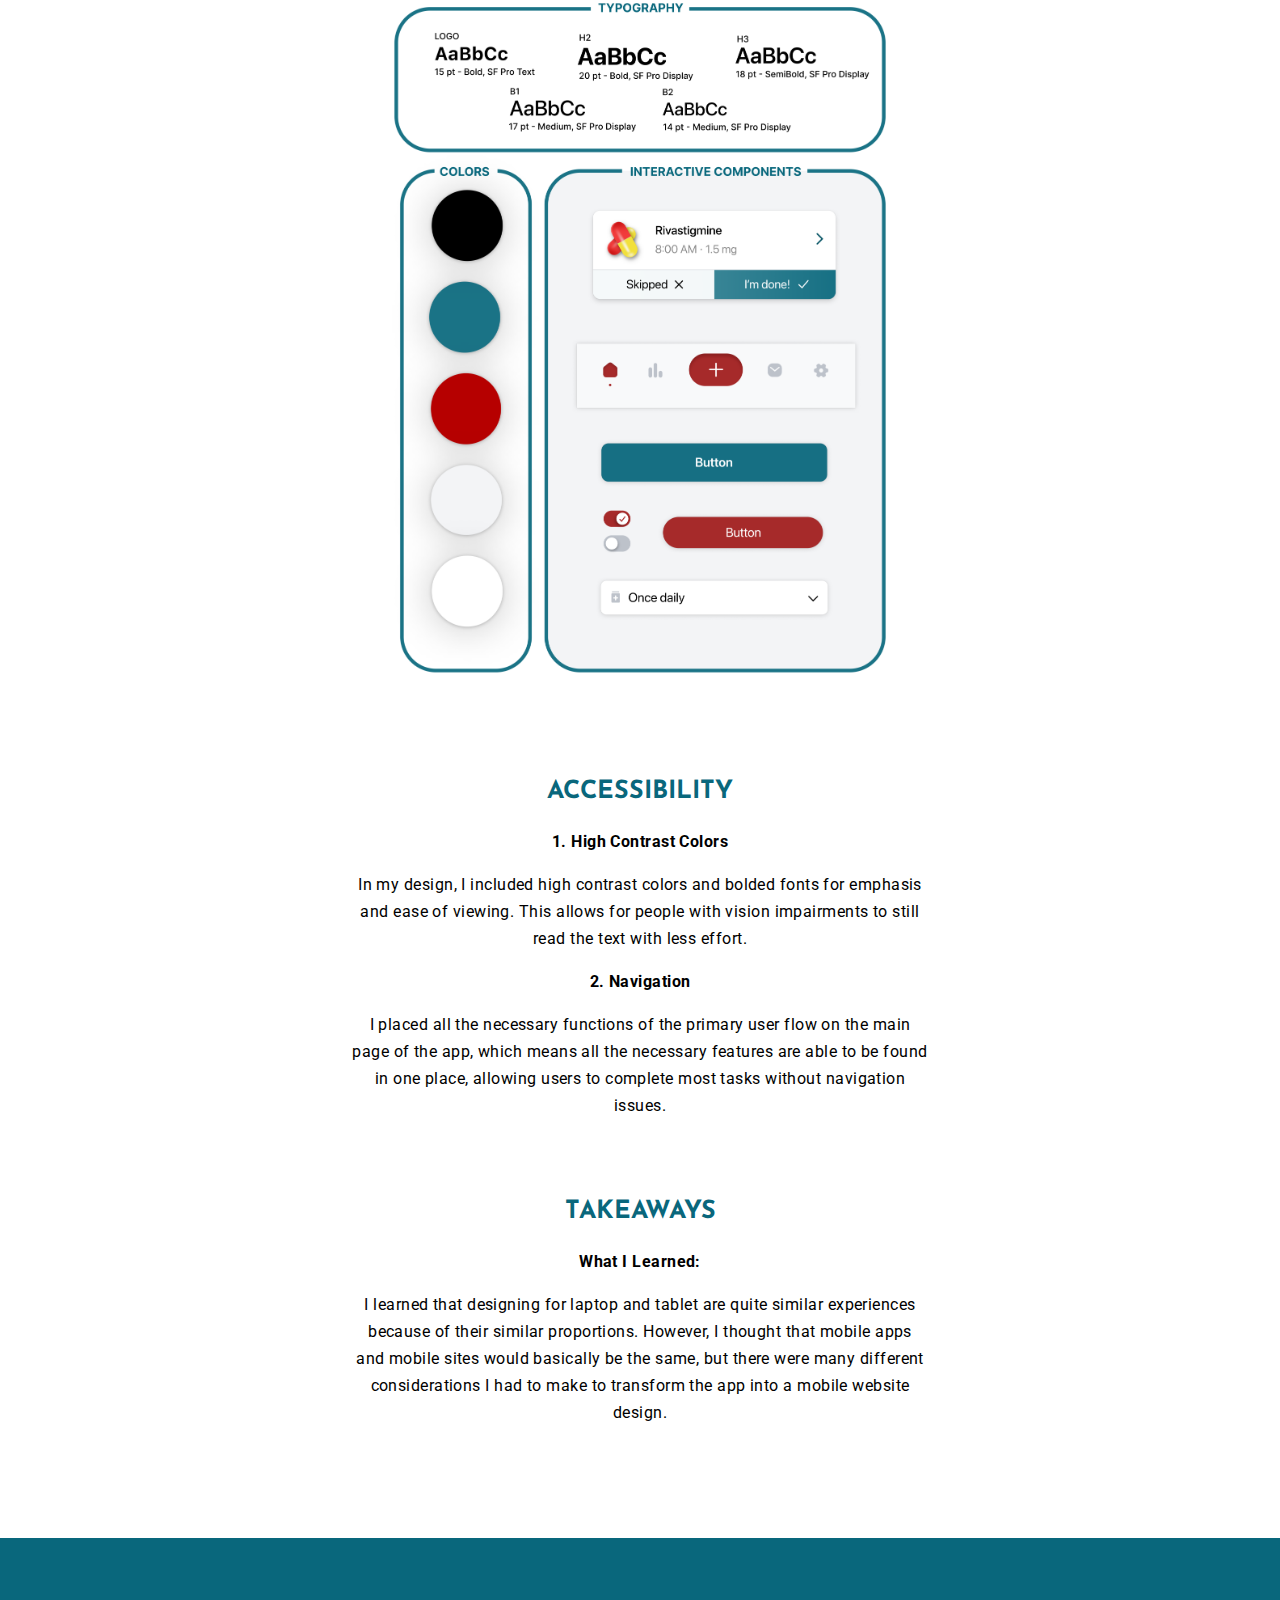
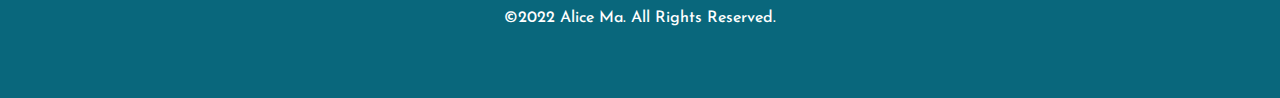
<file: medtime-case-study.html>
<!DOCTYPE html>
<html>
    <head>
        <title> MedTime: Get Medicine Reminders</title>
        <meta name="viewport" content="width=device-width, initial-scale=1.0">
        <link href="css/medtime-case-study.css" rel="stylesheet"> 
        <link href="css/mobileburger-case-study.css" rel="stylesheet">
        <link href="bootstrap.css" rel="stylesheet">

        <link rel="preconnect" href="https://fonts.googleapis.com">
        <link rel="preconnect" href="https://fonts.gstatic.com" crossorigin>
        <link rel="preconnect" href="https://fonts.googleapis.com">
        <link rel="preconnect" href="https://fonts.gstatic.com" crossorigin>
        <link href="https://fonts.googleapis.com/css2?family=Josefin+Sans:ital,wght@0,100;0,200;0,300;0,400;0,500;0,600;0,700;1,100;1,200;1,300;1,400;1,500;1,600;1,700&family=Montserrat:ital,wght@0,100;0,400;0,700;1,400;1,700&family=Roboto+Mono:ital,wght@0,100;0,200;0,300;0,400;0,500;0,600;0,700;1,100;1,200;1,300;1,400;1,500;1,600;1,700&family=Roboto:ital,wght@0,100;0,300;0,400;0,500;0,700;0,900;1,100;1,300;1,400;1,500;1,700;1,900&display=swap" rel="stylesheet">
        <link rel="shortcut icon" type="x-icon" href="images/medtime-favicon.png">
    </head>
    <body>
        <div class="header-bar">
            <nav class="navbar navbar-expand-lg navbar-light">
                <a class="navbar-brand" href="index.html"><i class="fa-solid fa-book"></i> ALICE MA</a>
                <button class="navbar-toggler" type="button" data-toggle="collapse" data-target="#navbarNav" aria-controls="navbarNav" aria-expanded="false" aria-label="Toggle navigation">
                  <span class="navbar-toggler-icon"></span>
                </button>
                <div class="collapse navbar-collapse" id="navbarNav">
                  <ul class="navbar-nav ml-auto right-section">
                    <li class="nav-item">
                      <a class="nav-link" href="index.html">WORKS </a>
                    </li>
                    <li class="nav-item">
                      <a class="nav-link" href="about.html">ABOUT ME</a>
                    </li>
                    <li class="nav-item">
                      <a class="nav-link" href="ALICE MA UX RESUME.pdf">RESUME</a>
                    </li>
                  </ul>
                </div>
              </nav>
        </div>  
        
        <div class="cover">
            <div>
                <div class="cover-photo">
            </div>
            <div class="brief-desc">
                <div class="desc">PROJECT: MedTime Health App</div>
                <div class="desc">ROLE: UX Designer + Researcher</div>
                <div class="desc">TIMELINE: November 2022</div>
            </div>
        </div>
        <div class="case-study-content">
            <div class="heading">
                Project Overview
            </div>
            <div class="body">
                Many people who have to take medicine end up forgetting to take it because they do not have a system set up to remind them. This could lead to serious consequences. MedTime is an app that <strong>reminds people to take their medication on time</strong>. This app will be helpful to those who suffer from forgetting to take their medicine. 

            </div>
            <div class="heading">
                Understanding Users
            </div>
            
            <div class="body">
                To work towards understanding the users I am designing for, I did research by <strong>formulating personas and conducted competitive audits</strong> as part of my ideation process. I decided that there would be <strong>two main user groups</strong>: those who would access the app on their mobile devices and those who would use website versions.

            </div>
            <div class="heading">
                Crafting Personas
            </div>
            <div>
                <div class="persona">
                </div>
            </div>
            <div class="heading">
                Paper to Digital
            </div>
            <div class="paper-wireframes">
                <div class="body">
                    I sketched multiple iterations of paper wireframes for multiple screens to get started with the design. I put stars next to any features I might consider keeping in the next iteration of the designs.

                </div>
                <img class="paper-drawing" src="images/medtime-paper.jpg">
            </div>
            
            <div class="body" style="margin-top: 20px; margin-bottom: 5px;">
                After creating these wireframes, I digitized them with Figma and turned wireframes into working mid-fidelity prototypes.
            </div>
            <img class="paper-lofi" src="images/medtime-lofi.png">
            <form action="https://www.figma.com/proto/MdmV1zIERXIQo6swOwPNIF/Project-3?node-id=2%3A2&page-id=0%3A1&scaling=scale-down&starting-point-node-id=2%3A2" target="_blank" >
                <button class="view-prototype">
                    VIEW LO-FI PROTOTYPE                                </button>
            </form>
            
            <div class="heading">
                Final Product
            </div>
            <div class="final-mockups">
                <img class="mockup-pic" src="images/medtime-home-hi.png">
                <img class="mockup-pic" src="images/search.png">
                <img class="mockup-pic" src="images/options.png">
                <img class="mockup-pic" src="images/selection.png">
            </div>
            <form action="https://www.figma.com/proto/WLzrvDv5x3uAZi80xHE2Il/Alice-Ma---Figma-Assignment-(Medication-Tracker)?node-id=1%3A5287&scaling=scale-down&page-id=0%3A1&starting-point-node-id=1%3A5287" target="_blank" >
                <button class="view-prototype">
                    VIEW HI-FI PROTOTYPE                                </button>
            </form>
            <div class="heading">
                The Design System
            </div>
            <div class="design-sys">
                <img class="design-system" src="images/medtime-design-system.png">
            </div>
            <div class="body">
                
            </div>
            
            
            <div class="body">
                
            </div>
            
            <div class="heading">
                Accessibility
            </div>
            
            <div class="body">
               <strong>1. High Contrast Colors            </strong> 
<p>In my design, I included high contrast colors and bolded fonts for emphasis and ease of viewing. This allows for people with vision impairments to still read the text with less effort.
</p>
<strong>2. Navigation</strong>
<p>I placed all the necessary functions of the primary user flow on the main page of the app, which means all the necessary features are able to be found in one place, allowing users to complete most tasks without navigation issues.
</p>
</div>
            <div class="heading">
                Takeaways
            </div>
            
            <div class="body">
               <strong>What I Learned:</strong> 

<p>
    I learned that designing for laptop and tablet are quite similar experiences because of their similar proportions. However, I thought that mobile apps and mobile sites would basically be the same, but there were many different considerations I had to make to transform the app into a mobile website design.

</p>            </div>
        </div>
        <div class="footer">
            ©2022 Alice Ma. All Rights Reserved.
        </div>
    </body>
    <script src="https://code.jquery.com/jquery-3.5.1.slim.min.js" integrity="sha384-DfXdz2htPH0lsSSs5nCTpuj/zy4C+OGpamoFVy38MVBnE+IbbVYUew+OrCXaRkfj" crossorigin="anonymous"></script>
    <script src="https://cdn.jsdelivr.net/npm/popper.js@1.16.1/dist/umd/popper.min.js" integrity="sha384-9/reFTGAW83EW2RDu2S0VKaIzap3H66lZH81PoYlFhbGU+6BZp6G7niu735Sk7lN" crossorigin="anonymous"></script>
    <script src="https://stackpath.bootstrapcdn.com/bootstrap/4.5.2/js/bootstrap.min.js" integrity="sha384-B4gt1jrGC7Jh4AgTPSdUtOBvfO8shuf57BaghqFfPlYxofvL8/KUEfYiJOMMV+rV" crossorigin="anonymous"></script>

</html>
</file>
<file: css/header.css>
body {
    font-family: Josefin Sans, Arial;
    font-weight: 500;
    background-color: hsl(0, 0%, 7%);
    font-size: 1em;
    overflow-x: hidden;
    -webkit-user-select: none; /* Safari */        
    -moz-user-select: none; /* Firefox */
    -ms-user-select: none; /* IE10+/Edge */
    user-select: none; /* Standard */
}
@media (min-width: 2500px) {
    body {
        font-size: 2em;
    }
}

.ml-auto {
    position: relative;
    margin-right: 0;
}
.header-bar {
    display: block;
    background: linear-gradient(180deg, rgba(17, 17, 17, 0.564),#11111100);
    padding: 40px;
    width: 100vw;
    position: absolute;
    top:0;
    left:0;
    right:0;
    color: white;
    letter-spacing: 0.5px;
    z-index: 1000;
    padding-bottom: 50px;
    position:fixed;
}

.right-section {
    display: flex;
    background-color: rgba(255, 182, 193, 0);
    padding-left:30vw;
    position: relative;
    flex: 2;
    justify-content:right;
}
.right-section ul {
    z-index: 1;
}
.hamburger-menu {
    position: absolute;
    background-color: rgba(0, 0, 0, 0);
    border: none;
    margin-right: 10px;
    opacity: 0;
}
.hamburger-icon {
    width: 6vw;
    margin: 3vh;
}
@media only screen and (max-width: 400px) {
    body {
        font-family: Josefin Sans, Arial;
        font-weight: 500;
        background-color: #111111;
        padding-bottom: 2000px;
        font-size: 1em;
    }
    
    .hamburger-menu {
        opacity: 1;
    }
}
@media only screen and (min-width: 3800px) {
    .header-bar {
        font-size: 40px;
        padding: 60px;
    }
}
@media (max-width: 1350px) {
    .right-section li {
        margin-left: 0px;
        margin-right: 3vw;
    }
}
@media (max-width: 1150px) {
    .right-section li {
        margin-left: 0px;
        margin-right: 2vw;
    }
}

@media (max-width: 940px) {
    .right-section ul {
        opacity: 0;
    }
    .left-section {
        padding-left: 30px;
    }
}

@media (max-width: 640px) {
    .right-section ul {
        opacity: 0;
    }
    .left-section {
        padding-left: 0px;
    }
}
.logo-container {
    padding-top: 3px;
}
.blob {
    mix-blend-mode: screen;
    object-fit:cover;
    width: 100vw;
    height: 80vh;
    min-width: 100%;
    position: relative;
    filter: blur(13vw);
}
.blob-overlay {
    position: absolute;
    width: 100vw;
    height: 80vh;
    background-color: rgba(0, 0, 0, 0.273);
    z-index: 1;
    filter: blur(100px)
}
.blob-background {
    position: absolute;
    top: 0;
    left: 0;
    width: 100vw;
    height: 80vh;
    overflow:hidden;
}
.hero-text {
    position: absolute;
    z-index: 2;
    color: white;
    width: 100vw;
    height: 80vh;
    display: flex;
    align-items: center;
    justify-content: center;
    flex-direction: column;
    
}
.intro {
    font-size: 3vw;
    margin-left: 15vw;
    margin-right: 15vw;
    margin-top: 2vw;
    font-weight: 400;
    text-align: center;
    line-height: 4vw;
}
.greeting {
    margin-bottom: 0px;
    font-size: 1.5vw;
    font-weight: 500;
    letter-spacing: 1px;
    width: 14em;
    animation: typing 2s steps(22), blink .5s step-end infinite alternate;
    white-space: nowrap;
    overflow: hidden;
    border-right: 3px solid;
    font-size: 1.5em;
    font-family: roboto mono, monospace;
}
@keyframes typing {
    from {
      width: 0
    }
  }
      
  @keyframes blink {
    50% {
      border-color: transparent
    }
  }
  @keyframes fadeIn {
    0% { opacity: 0; }
    100% { opacity: 1; }
  }
@media (max-width:900px) {
    .intro {
        font-size: 4vw;
        margin-left: 15vw;
        margin-right: 15vw;
        margin-top: 30px;
        font-weight: 400;
        line-height: 5vw;
    }
    .greeting {
        margin-bottom: 0px;
        font-size: 2.5vw;
        font-weight: 400;              
    }

    .greeting {
        margin-bottom: 0px;
        font-size: 1.5vw;
        font-weight: 500;
        letter-spacing: 1px;
        width: 15em;
        animation: typing 2s steps(22), blink .5s step-end infinite alternate;
        white-space: nowrap;
        overflow: hidden;
        border-right: 3px solid;
        font-size: 15px;
        font-family: roboto mono, monospace;
    }
}
@media (max-width:420px) {
    .intro {
        font-size: 7vw;
        margin-left: 15vw;
        margin-right: 15vw;
        margin-top: 30px;
        font-weight: 400;
        line-height: 9vw;
    }
    .greeting {
        margin-bottom: 0px;
        font-size: 2.5vw;
        font-weight: 400;              
    }

    .greeting {
        margin-bottom: 0px;
        font-size: 1.5vw;
        font-weight: 500;
        letter-spacing: 1px;
        width: 15em;
        animation: typing 2s steps(22), blink .5s step-end infinite alternate;
        white-space: nowrap;
        overflow: hidden;
        border-right: 3px solid;
        font-size: 15px;
        font-family: roboto mono, monospace;
    }
    .blob {
        filter:blur(20vw);
        transform: scale(150%);
        opacity: 0.9;
    }
}
</file>
<file: css/view-works.css>
.projects {
    display: flex;
    flex-direction: column;
    align-items: center;
    position: relative;
    top: 85vh;
}
.h1 {
    z-index: 200;
    font-size: 2rem;
    padding: 0;
    margin: 0;
    line-height: 2rem;
    color: white;
    font-family: Roboto Mono, Arial;
    position: absolute;
}


.project-grid {
    display: grid;
    grid-template-columns: 1fr 1fr 1fr;
    column-gap: 3rem;
    row-gap: 3rem;
    transform: scale(70%);
    transform-origin:top;
    position: absolute;
    margin-top: calc(2rem + 5vh);
}

@media (min-width:2000px) and (max-width: 7000px) {
    .h1 {
        font-size: 2vw;
    }   
    .project-grid {
        transform: scale(170%);
    }
}
@media (max-width:1200px) {
    .project-grid {
        grid-template-columns: 1fr 1fr;
        transform: scale(70%);
    } 
}
@media (max-width:800px) {
    .project-grid {
        grid-template-columns: 1fr;
        transform: scale(80%);
    }   
}
@media only screen and (max-width:600px) {
    .project-grid {
        grid-template-columns: 1fr;
        transform: scale(70%);
    }   
}
@media (max-width:400px) {
    .project-grid {
        grid-template-columns: 1fr;
        transform: scale(60%);
    }
}
@media (width: 980px) {
    .project-grid {
        margin-top: 0vh;
    }
}
</file>
<file: css/hamburger-mobile.css>
.topnav {
    opacity: 0;
    position: absolute;
    right: 0;
    top: 0;
}
@media (max-width: 400px) {
    .topnav {
        opacity: 1;
    }
    .topnav #myLinks {
        background: rgb(0, 0, 0); 
        width:      100%;
        height:     100%; 
        z-index:    0;
        top:        0; 
        left:       0; 
        position:   fixed;
        display: none;
        flex-direction: column;
        align-items: center;
        justify-content: center;
    }

    .topnav a {
    color: white;
    padding: 14px 16px;
    text-decoration: none;
    font-size: 17px;
    display: block;
    cursor: pointer;
    }

    .topnav .nav-mobile .mobile {
        color: white;
        line-height: 0vh;
        font-size: 1.5em;
    }
    .hamburger-icon {
        top:0;
        right: 0;
    }
}
</file>
<file: css/MedTimeCard.css>
.project-card-container {
    font-family: Josefin Sans, Arial;
    font-size: 23px;
    background-color: #111111;
    display:flex;
}
.container-medtime {
    position: relative;
    width: 50%;
    display: flex;
}
.mockup {
    z-index: 100;
    position: absolute;
    top: 20px;
}
.container-medtime .left {
    position: relative;
    left: 50px;
    transform: rotate(-20deg);
    width: 209px;
    transition: 0.3s cubic-bezier(.1,.53,.66,.96);

}
.container-medtime:hover .left {
    transform: rotate(0deg);
    left: 30px;
    transition: 0.3s cubic-bezier(.1,.53,.66,.96);

}
.container-medtime .right {
    position: relative;
    top: 80px;
    right: 50px;
    transform: rotate(20deg);
    width: 209px;
    transition: 0.3s cubic-bezier(.1,.53,.66,.96);

}
.container-medtime:hover .right {
    transform: rotate(0deg);
    top: 0px;
    right: 30px;
    transition: 0.3s cubic-bezier(.1,.53,.66,.96);

}
.container-medtime {
    position: relative;
    width: 465px;
    display: flex;
}
.container-medtime .card-medtime {
    position: relative;
    background-color: #358DA1;
    overflow: hidden;
    height: 618px;
    border-radius: 24px;
}
.card-medtime {
    display: flex;
    flex-direction: column;
    border-style: solid;
    border-width: 3px;
    /*border-color: rgba(255, 255, 255, 0.332);*/
    border: none;
    
}
.logo-container-medtime {
    position: absolute;
    bottom: 80px;
    vertical-align: middle;
    display: flex;
    flex-direction: row;
    align-items: center;
}

.logo {
    margin-right: 20px;
}
.images {
    display: flex;
    flex-direction: column;
    align-items: center;
}
.background-text {
    padding: 60px 0px 0px 0px;
    position: relative;
}

.background-text .background-text-2 {
    position: absolute;
    top: 240px;
    left: -400px;
    transition: 0.3s cubic-bezier(.1,.53,.66,.96);

}
.background-text .background-text-1 {
    position: relative;
    left: -30px;
    transition: 0.3s cubic-bezier(.1,.53,.66,.96);

}
.container-medtime:hover .background-text-2 {
    left: -150px;
    top: 200px;
    transition: 0.3s cubic-bezier(.1,.53,.66,.96);
}
.container-medtime .background-text-2 {
    left: -400px;
    top: 240px;
    transition: 0.3s cubic-bezier(.1,.53,.66,.96);

}
.container-medtime:hover .background-text-1 {
    left: -350px;
    top: -30px;
    transition: 0.3s cubic-bezier(.1,.53,.66,.96);

}
.container-medtime .background-text-1 {
    left: -30px;
    top: 10px;
    transition: 0.3s cubic-bezier(.1,.53,.66,.96);

}
.container-medtime:hover .logo-container-medtime {
    bottom: 150px;
    transition: 0.3s cubic-bezier(.1,.53,.66,.96);
}
.container-medtime .logo-container-medtime {
    transition: 0.3s cubic-bezier(.1,.53,.66,.96);
}
.container-medtime .view-case-study {
    opacity: 1;
    position: relative;
    bottom: -240px;
    width: 240px;
    height: 60px;
    left: 112.5px;
    right: 0px;
    font-weight: bold;
    font-size: 17px;
    background-color: white;
    color: black;
    border-color: white;
    border-style: solid;
    border-width: 5px;
    border-radius: 30px;
    box-shadow: inset 0px 0px 5px rgba(0, 0, 0, 0.15);
    transition: 0.3s cubic-bezier(.1,.53,.66,.96);
    cursor: pointer;
    font-family: josefin sans , arial;
    margin-top: 15px;
}
.container-medtime:hover .view-case-study {
    bottom: -100px;
    transition: 0.3s cubic-bezier(.1,.53,.66,.96);
}
.view-case-study:hover {
    color: white;
    background-color:#ab3a3b;
    border-color: #ab3a3b;
    transition:none;
    box-shadow: none;
}
.view-case-study {
    transition: none;
}

.placeholder {
    opacity: 0;
}
</file>
<file: css/CineMaCard.css>
.container-cinema {
    position: relative;
    width: 50%;
}
.mockup-cinema {
    z-index: 100;
    position: absolute;
    top: 20px;
}
.container-cinema .left {
    position: relative;
    left: 15px;
    top: 130px;
    width: 300px;
    transition: 0.3s cubic-bezier(.1,.53,.66,.96);

}
.container-cinema:hover .left {
    left: -70px;
    top: 0px;
    width: 300px;
    transition: 0.3s cubic-bezier(.1,.53,.66,.96);

}
.container-cinema .right {
    position: relative;
    right: -150px;
    top: -300px;
    width: 300px;
    transition: 0.3s cubic-bezier(.1,.53,.66,.96);
}
.container-cinema:hover .right {
    right: -250px;
    top: -210px;
    width: 300px;
    transition: 0.3s cubic-bezier(.1,.53,.66,.96);

}
.container-cinema {
    position: relative;
    width: 465px;
}
.container-cinema .card-cinema {
    position: relative;
    background-color: #9C2C2C;
    overflow: hidden;
    height: 618px;
    border-radius: 24px;

}
.card-cinema {
    display: flex;
    flex-direction: column;
    border-style: solid;
    border-width: 3px;
    /*border-color: rgba(255, 255, 255, 0.332);*/
    border: none;
    
}
.logo-container-cinema {
    position: absolute;
    bottom: 80px;
    vertical-align: middle;
    display: flex;
    flex-direction: row;
    align-items: center;
}

.logo-cinema {
    margin-right: 20px;
}
.images-cinema {
    display: flex;
    flex-direction: column;
    align-items: center;
}
.background-text-cinema {
    padding: 60px 0px 0px 0px;
    position: relative;
}

.background-text-cinema .background-text-2 {
    position: absolute;
    top: 240px;
    left: -400px;
    transition: 0.3s cubic-bezier(.1,.53,.66,.96);

}
.background-text-cinema .background-text-1 {
    position: relative;
    left: -30px;
    transition: 0.3s cubic-bezier(.1,.53,.66,.96);

}
.container-cinema:hover .background-text-2 {
    left: -40px;
    top: 200px;
    transition: 0.3s cubic-bezier(.1,.53,.66,.96);
}
.container-cinema .background-text-2 {
    left: -200px;
    top: 240px;
    transition: 0.3s cubic-bezier(.1,.53,.66,.96);

}
.container-cinema:hover .background-text-1 {
    left: -220px;
    top: -30px;
    transition: 0.3s cubic-bezier(.1,.53,.66,.96);

}
.container-cinema .background-text-1 {
    left: -30px;
    top: 10px;
    transition: 0.3s cubic-bezier(.1,.53,.66,.96);

}
.container-cinema:hover .logo-container-cinema {
    bottom: 155px;
    transition: 0.3s cubic-bezier(.1,.53,.66,.96);
}
.container-cinema .logo-container-cinema {
    transition: 0.3s cubic-bezier(.1,.53,.66,.96);
}
.container-cinema .cinema-view-study {
    opacity: 1;
    position: relative;
    bottom: -240px;
    width: 240px;
    height: 60px;
    left: 112.5px;
    right: 0px;
    font-weight: bold;
    font-size: 17px;
    background-color: white;
    color: black;
    border-color: white;
    border-style: solid;
    border-width: 5px;
    border-radius: 30px;
    box-shadow: inset 0px 0px 5px rgba(0, 0, 0, 0.15);
    transition: 0.3s cubic-bezier(.1,.53,.66,.96);
    cursor: pointer;
    font-family: josefin sans , arial;
    z-index: 100;
    margin-top: 15px;
}
.container-cinema:hover .cinema-view-study {
    bottom: -100px;
    transition: 0.3s cubic-bezier(.1,.53,.66,.96);
}
.cinema-view-study:hover {
    color: white;
    background-color:#1B1D2B;
    border-color: #1B1D2B;
    transition:none;
    box-shadow: none;
    cursor:pointer;
}
.cinema-view-study {
    transition: none;
}

.placeholder {
    opacity: 0;
}
</file>
<file: css/UniOCard.css>
.container-unio {
    position: relative;
    width: 50%;
    display: flex;
}
.mockup-unio {
    z-index: 100;
    position: absolute;
    top: 20px;
}
.container-unio .left {
    position: relative;
    left: -180px;
    top: -200px;
    width: 134px;
    transform: rotate(23deg);
    transition: 0.5s cubic-bezier(.1,.53,.66,.96);

}
.container-unio:hover .left {
    left: 80px;
    top: -220px;
    width: 134px;
    transform: rotate(0deg);
    transition: 0.5s cubic-bezier(.1,.53,.66,.96);

}

.container-unio .right {
    position: relative;
    right: -360px;
    top: -200px;
    width: 134px;
    transform: rotate(-23deg);
    transition: 0.5s cubic-bezier(.1,.53,.66,.96);

}
.container-unio:hover .right {
    right: -120px;
    top: -220px;
    width: 134px;
    transform: rotate(0deg);
    transition: 0.5s cubic-bezier(.1,.53,.66,.96);

}
.container-unio {
    position: relative;
    width: 465px;
    display: flex;
}
.container-unio .card-unio {
    position: relative;
    background-color: #7365CB;
    overflow: hidden;
    height: 618px;
    border-radius: 24px;
}
.card-unio {
    display: flex;
    flex-direction: column;
    border-style: solid;
    border-width: 3px;
    /*border-color: rgba(255, 255, 255, 0.332);*/
    
}
.logo-container-unio {
    position: absolute;
    bottom: 80px;
    vertical-align: middle;
    display: flex;
    flex-direction: row;
    align-items: center;
}

.logo-unio {
    margin-right: 20px;
}
.images-unio {
    display: flex;
    flex-direction: column;
    align-items: center;
}
.background-text-unio {
    padding: 60px 0px 0px 0px;
    position: relative;
}

.background-text-unio .background-text-2 {
    position: absolute;
    top: 240px;
    left: -400px;
    transition: 0.3s cubic-bezier(.1,.53,.66,.96);

}
.background-text-unio .background-text-1 {
    position: relative;
    left: -30px;
    transition: 0.3s cubic-bezier(.1,.53,.66,.96);

}
.container-unio:hover .background-text-2 {
    left: -40px;
    top: 200px;
    transition: 0.3s cubic-bezier(.1,.53,.66,.96);
}
.container-unio .background-text-2 {
    left: -200px;
    top: 240px;
    transition: 0.3s cubic-bezier(.1,.53,.66,.96);

}
.container-unio:hover .background-text-1 {
    left: -220px;
    top: -30px;
    transition: 0.3s cubic-bezier(.1,.53,.66,.96);

}
.container-unio .background-text-1 {
    left: -30px;
    top: 10px;
    transition: 0.3s cubic-bezier(.1,.53,.66,.96);

}
.container-unio:hover .logo-container-unio {
    bottom: 165px;
    transition: 0.3s cubic-bezier(.1,.53,.66,.96);
}
.container-unio .logo-container-unio {
    transition: 0.3s cubic-bezier(.1,.53,.66,.96);
}
.container-unio .unio-view-study {
    opacity: 1;
    position: relative;
    bottom: -240px;
    width: 240px;
    height: 60px;
    left: 112.5px;
    right: 0px;
    font-weight: bold;
    font-size: 17px;
    background-color: white;
    color: black;
    border-color: white;
    border-style: solid;
    border-width: 5px;
    border-radius: 30px;
    box-shadow: inset 0px 0px 5px rgba(0, 0, 0, 0.15);
    transition: 0.3s cubic-bezier(.1,.53,.66,.96);
    cursor: pointer;
    font-family: josefin sans , arial;
    z-index: 100;
    margin-top: 15px;
}
.container-unio:hover .unio-view-study {
    bottom: -100px;
    transition: 0.3s cubic-bezier(.1,.53,.66,.96);
}
.unio-view-study:hover {
    color: white;
    background-color:#1C183E;
    border-color: #1C183E;
    transition:none;
    box-shadow: none;
    cursor:pointer;
}
.unio-view-study {
    transition: none;
}

.placeholder {
    opacity: 0;
}

.container-unio .laptop {
    position: relative;
    left: 18px;
    top: 90px;
    width: 450px;
    transition: 0.5s cubic-bezier(.1,.53,.66,.96);

}
.container-unio:hover .laptop {
    top: -280px;
    transition: 0.5s cubic-bezier(.1,.53,.66,.96);

}
</file>
<file: css/mobile.css>
.mobile {
    margin-top: 6vh;
    font-size: 3vh;
}
@media (max-width: 400px) {
    .nav-mobile {
        opacity: 1;
    }
}
.hamburger-menu-2 {
    position: absolute;
    background-color: rgba(0, 0, 0, 0);
    border: none;
    margin-right: 10px;
    opacity: 1;
    z-index: 100;
    cursor: pointer;
}
.hamburger-menu-2.active{
    background-color: blue;
}
.hamburger-icon {
    height: 8vw;
    padding-top: 1vh;
}
@media only screen and (max-width: 400px) {
    body {
        font-family: Josefin Sans, Arial;
        font-weight: 500;
        background-color: #111111;
        padding-bottom: 2000px;
        font-size: 1em;
    }
    
    .hamburger-menu-2 {
        opacity: 0;
    }
}
</file>
<file: css/footer.css>
.footer {
    position:absolute;
    left: 0;
    right: 0;
    top: calc(75vh + 2rem + 10vh + 600px);
    display: flex;
    justify-content: center;
    align-items: center;
    background-color: rgba(255, 255, 255, 0.056);
    color: white;
    line-height:10rem;
}
@media (max-width: 1200px) {
    .footer {
        top: calc(75vh + 2rem + 10vh + 1000px);
    }
}

@media (max-width: 800px) {
    .footer {
        top: calc(75vh + 2rem + 10vh + 1700px);
    }
}

@media (max-width: 600px) {
    .footer {
        top: calc(75vh + 2rem + 10vh + 1500px);
    }
}

@media (max-width: 400px) {
    .footer {
        top: calc(75vh + 2rem + 10vh + 1300px);
    }
}
</file>
<file: css/header-case-studies.css>
body {
    font-family: Josefin Sans, Arial;
    font-weight: 500;
    background-color: hsl(0, 0%, 100%);
    font-size: 1em;
    overflow-x: hidden;
}
  ::-moz-selection { /* Code for Firefox */
    color: rgb(255, 255, 255);
    background: #c83235;
    border: solid;
  }
  
  ::selection {
    color: rgb(255, 255, 255);
    background: #c83235;
  }
@media (min-width: 2500px) {
    body {
        font-size: 2em;
    }
}
.header-bar {
    display: block;
    background: rgba(255, 255, 255, 0.715);
    padding: 30px;
    width: 100vw;
    position: absolute;
    top:0;
    left:0;
    right:0;
    color: black;
    letter-spacing: 0.5px;
    z-index: 1000;
    padding-bottom: 30px;
    position:fixed;
    border-bottom: solid rgba(0, 0, 0, 0.277) 1px;
    backdrop-filter: blur(100px);
    -webkit-backdrop-filter: blur(100px);
    -webkit-user-select: none; /* Safari */        
    -moz-user-select: none; /* Firefox */
    -ms-user-select: none; /* IE10+/Edge */
    user-select: none; /* Standard */
}
.left-section {
    display: flex;
    background-color: rgba(173, 216, 230, 0);
    flex: 1;
    padding-top: 3px;
}
.right-section {
    display: flex;
    background-color: rgba(255, 182, 193, 0);
    padding-left:30vw;
    position: relative;
    flex: 2;
    justify-content:right;
}
.right-section ul {
    z-index: 1;
}
.hamburger-menu {
    position: absolute;
    background-color: rgba(0, 0, 0, 0);
    border: none;
    margin-right: 10px;
    opacity: 0;
}
.hamburger-icon {
    width: 6vw;
    margin: 3vh;
}
@media only screen and (max-width: 400px) {
    body {
        font-family: Josefin Sans, Arial;
        font-weight: 500;
        padding-bottom: 2000px;
        font-size: 1em;
    }
    
    .hamburger-menu {
        opacity: 1;
    }
}
@media only screen and (min-width: 3800px) {
    .header-bar {
        font-size: 40px;
        padding: 60px;
    }
}
@media (max-width: 1350px) {
    .right-section li {
        margin-left: 0px;
        margin-right: 3vw;
    }
}
@media (max-width: 1150px) {
    .right-section li {
        margin-left: 0px;
        margin-right: 2vw;
    }
}

@media (max-width: 940px) {
    .right-section ul {
        opacity: 1;
    }
    .left-section {
        padding-left: 30px;
    }
}
@media (max-width: 800px) {
    .right-section ul {
        opacity: 1;
        font-size: 0;
    }
}

@media (max-width: 600px) {
    .right-section ul {
        opacity: 1;
    }
    .left-section {
        padding-left: 0px;
    }
}
.logo-container {
    padding-top: 3px;
}

@import url("https://fonts.googleapis.com/css?family=Open+Sans:700");

/* Reset */
* {
  box-sizing: border-box;
}

ul {
  list-style: none;
  margin: 0;
  padding: 0;
}

a {
  color: inherit;
  text-decoration: none;
}

/* Layout */
.body .header-bar {
  display: flex;
  justify-content: center;
  align-items: center;
}


ul {
  display: flex;
  flex-wrap: wrap;
  justify-content: center;
}

li {
  margin: 0 2rem;
}

@media (max-width: 850px) {
    li {
        margin: 0 1rem;
      }
    .header-bar {
        font-size: 14px;
    }
}
@media (max-width: 640px) {
    li {
        margin: 0 0rem;
      }
}


/* Underline styles */
a {
  display: block;
  position: relative;
  padding: 0.3em 0;
}

.hover-underline-animation {
  display: inline-block;
  position: relative;
  color: #000000;
}

.hover-underline-animation:after {
  content: '';
  position: absolute;
  width: 100%;
  transform: scaleX(0);
  height: 0.1em;
  bottom: 0;
  left: 0;
  background-color: #000000;
  transform-origin: bottom left;
  transition: transform 0.25s ease-out;
}

.hover-underline-animation:hover:after {
  transform: scaleX(1);
  transform-origin: bottom left;
}


.cover-photo {
    background-image: url("../images/cinema-banner.png");
    width: 100vw;
    height: 38vw;
    background-position: center;
    background-repeat: no-repeat;
    background-size: cover;
    position: relative;
}
.cover {
    width: 100vw;
}
.cover {
    display: flex;
    flex-direction: column;
    position: relative;
    top: 70px;
    left: -8px;
}
.brief-desc {
    display: flex;
    align-items: center;
    justify-content: center;
    z-index: 2;
    color: rgb(255, 255, 255);
    flex-wrap: wrap;
    left: 0;
    right: 0;
    padding: 10px;
    position: absolute;
    top: 30vw;
}
.desc {
    margin-left: 10px;
    margin-right: 10px;
    margin-top: 3px;
    margin-bottom: 3px;
}

.case-study-content {
    display: flex;
    flex-direction: column;
    justify-content: center;
    align-items: center;
    padding-top: 20px;;
}
.heading {
    font-size: 2.5ch;
    margin-top: 2rem;
    margin-bottom: 1.5rem;
}
.body {
    width: 45vw;
    text-align: center;
    line-height: 3ch;
    font-family: roboto, arial;
    font-weight: 400;
    margin-bottom: 2rem;
    letter-spacing: 0.05ch;
}

.body-left {
    width: 45vw;
    text-align: left;
    line-height: 3ch;
    font-family: roboto, arial;
    font-weight: 400;
    margin-bottom: 2rem;
    letter-spacing: 0.05ch;
}

.heading {
    text-transform: uppercase;
    color: #881f20;
    font-weight: 700;
}

.persona {
    background-image: url("../images/zhaopersona.png");
    width: 60vw;
    height: 40vw;
    background-position: center;
    background-repeat: no-repeat;
    background-size: cover;
    position: relative;
}

.paper-drawing {
    width: 50vw;
}
.paper-lofi {
    width: 60vw;
}

 .view-prototype {
    opacity: 1;
    padding: 1em 2em 1em 2em;
    margin: 1em;
    margin-bottom: 2em;
    right: 0px;
    font-weight: bold;
    font-size: 17px;
    background-color: white;
    color: black;
    border-color: rgb(0, 0, 0);
    border-style: solid;
    border-width: 2px;
    border-radius: 30px;
    transition: 0.3s cubic-bezier(.1,.53,.66,.96);
    cursor: pointer;
    font-family: roboto , arial;
    margin-top: 30px;
}
.view-prototype:hover {
    color: white;
    background-color:#ab3a3b;
    border-color: #ab3a3b;
    transition:0.2s;
    box-shadow: none;
}
.view-prototype {
    transition:0.2s;
}

li {
    text-align: center;
}
.bullets {
    margin-top: 1rem;
    margin-bottom: 1rem;

}
.mockup {
    width: 15vw;
}
.arrow {
    font-size: 3vw;
}
.changes {
    display: flex;
    justify-content: center;
    align-items: center;
    gap:2vw
}
.change-1 {
    display: flex;
    justify-content: center;
    align-items: center;
    margin-bottom: 5em;
}
.change-2 {
    display: flex;
    justify-content: center;
    align-items: center;
    margin-bottom: 5em;
}
.body-change {
    width: 25vw;
    text-align: center;
    line-height: 3ch;
    font-family: roboto, arial;
    font-weight: 400;
    letter-spacing: 0.05ch;
    margin-right: 5em;
    margin-left: 5em; 
}
.change-2 .changes {
    order: 1;
}

.change-2 .body-change {
    order: 2;
}
.design-system {
    width: 50vw;
}
.final-mockups {
    display: flex;
    align-items: center;
    justify-content: center;
    flex-wrap: wrap;
}
.mockup-pic {
    width: 15vw;
    margin: 0.5em;
}

.mockup, .mockup-pic {
    border: none;
    border-radius: 15px;
    box-shadow: 0 0 5px rgba(0, 0, 0, 0.34);
}


.ml-auto {
    position: relative;
    margin-right: 0;
}
.footer {
    display: flex;
    justify-content: center;
    align-items: center;
    background-color: #881f21;
    color:white;
    line-height: 10rem;
    margin-top: 4rem;
}

@media (max-width: 700px) {
    .cover-photo {
        height: 50vh;
        width: auto;
    }   
    .brief-desc {
        top: 35vh;
    } 
    
    .body {
        width: 70vw;
        font-weight: 400;
        font-family: roboto, arial;
        }
    .persona {
        width: 80vw;
        height: 60vw;
    }

    .paper-drawing {
        width: 70vw;
    }

    .paper-lofi {
        width: 80vw;
    }
      
.design-system {
    width: 70vw;
}

.mockup-pic {
    width: 20vw;
}
}
@media (max-width:600px) {
            
.design-system {
    width: 80vw;
}
    .body-change {
        width: 65vw;
        text-align: center;
        line-height: 3ch;
        font-family: roboto, arial;
        font-weight: 400;
        margin-bottom: 2rem;
        letter-spacing: 0.05ch;
        margin-right: 0;
        margin-left: 0;
    }

    .arrow {
        opacity: 1;
        font-size: 20px;
    }
    .change-1, .change-2 {
        display: block;
    }
    .changes {
        display: flex;
        flex-direction: row;
    }
    .mockup {
        width: 30vw;
        display: inline;
    }
    
.mockup-pic {
    width: 40vw;
}
}
</file>
<file: css/mobileburger-case-study.css>
.topnav {
    opacity: 0;
    position: absolute;
    right: 0;
    top: 0;
    filter: invert();
}
@media (max-width: 400px) {
    .topnav {
        opacity: 1;
    }
    .topnav #myLinks {
        background: rgb(0, 0, 0); 
        width:      100%;
        height:     100%; 
        z-index:    0;
        top:        0; 
        left:       0; 
        position:   fixed;
        display: none;
        flex-direction: column;
        align-items: center;
        justify-content: center;
    }

    .topnav a {
    color: rgb(255, 255, 255);
    padding: 14px 16px;
    text-decoration: none;
    font-size: 17px;
    display: block;
    cursor: pointer;
    }

    .topnav .nav-mobile .mobile {
        color: white;
        line-height: 5vh;
        font-size: 1.5em;
    }
    .hamburger-icon {
        top:0;
        right: 0;
    }
}

.right-section ul {
    z-index: 1;
}
.hamburger-menu {
    position: absolute;
    background-color: rgba(0, 0, 0, 0);
    border: none;
    margin-right: 10px;
    opacity: 0;
}
.hamburger-icon {
    width: 6vw;
    margin: 3vh;
}
@media only screen and (max-width: 400px) {
    body {
        font-family: Josefin Sans, Arial;
        font-weight: 500;
        padding-bottom: 0;
        font-size: 1em;
    }
    
    .hamburger-menu {
        opacity: 1;
    }
}
@media only screen and (min-width: 3800px) {
    .header-bar {
        font-size: 40px;
        padding: 60px;
    }
}
@media (max-width: 1350px) {
    .right-section li {
        margin-left: 0px;
        margin-right: 3vw;
    }
}
@media (max-width: 1150px) {
    .right-section li {
        margin-left: 0px;
        margin-right: 2vw;
    }
}

@media (max-width: 940px) {
    .right-section ul {
        opacity: 0;
    }
    .right-section ul li {
        margin-left: 1px;
        margin-right: 1px;

    }
    .left-section {
        padding-left: 30px;
    }
}

@media (max-width: 640px) {
    .right-section ul {
        opacity: 0;
    }
    
    .right-section ul li {
        margin-left: 1px;
        margin-right: 1px;

    }
    .left-section {
        padding-left: 0px;
    }
}
</file>
<file: css/medtime-case-study.css>
body {
    font-family: Josefin Sans, Arial;
    font-weight: 500;
    background-color: hsl(0, 0%, 100%);
    font-size: 1em;
    overflow-x: hidden;
   
}
  ::-moz-selection { /* Code for Firefox */
    color: rgb(255, 255, 255);
    background: #2295af;
    border: solid;
  }
  
  ::selection {
    color: rgb(255, 255, 255);
    background: #2295af;
  }
@media (min-width: 2500px) {
    body {
        font-size: 2em;
    }
}
.header-bar {
    display: flex;
    background: rgba(255, 255, 255, 0.715);
    padding: 30px;
    width: 100vw;
    position: absolute;
    top:0;
    left:0;
    right:0;
    color: black;
    letter-spacing: 0.5px;
    z-index: 1000;
    padding-bottom: 30px;
    position:fixed;
    border-bottom: solid rgba(0, 0, 0, 0.277) 1px;
    backdrop-filter: blur(100px);
    -webkit-backdrop-filter: blur(100px);
    -webkit-user-select: none; /* Safari */        
    -moz-user-select: none; /* Firefox */
    -ms-user-select: none; /* IE10+/Edge */
    user-select: none; /* Standard */
}
.left-section {
    display: flex;
    background-color: rgba(173, 216, 230, 0);
    flex: 1;
    padding-top: 3px;
}
.header-bar {
    display: block;
    background: rgba(255, 255, 255, 0.715);
    padding: 30px;
    width: 100vw;
    position: absolute;
    top:0;
    left:0;
    right:0;
    color: black;
    letter-spacing: 0.5px;
    z-index: 1000;
    padding-bottom: 30px;
    position:fixed;
    border-bottom: solid rgba(0, 0, 0, 0.277) 1px;
    backdrop-filter: blur(100px);
    -webkit-backdrop-filter: blur(100px);
    -webkit-user-select: none; /* Safari */        
    -moz-user-select: none; /* Firefox */
    -ms-user-select: none; /* IE10+/Edge */
    user-select: none; /* Standard */
}
.left-section {
    display: flex;
    background-color: rgba(173, 216, 230, 0);
    flex: 1;
    padding-top: 3px;
}
.right-section {
    display: flex;
    background-color: rgba(255, 182, 193, 0);
    padding-left:30vw;
    position: relative;
    flex: 2;
    justify-content:right;
}
.right-section ul {
    z-index: 1;
}
.hamburger-menu {
    position: absolute;
    background-color: rgba(0, 0, 0, 0);
    border: none;
    margin-right: 10px;
    opacity: 0;
}
.hamburger-icon {
    width: 6vw;
    margin: 3vh;
}
@media only screen and (max-width: 400px) {
    body {
        font-family: Josefin Sans, Arial;
        font-weight: 500;
        padding-bottom: 2000px;
        font-size: 1em;
    }
    
    .hamburger-menu {
        opacity: 1;
    }
}
@media only screen and (min-width: 3800px) {
    .header-bar {
        font-size: 40px;
        padding: 60px;
    }
}
@media (max-width: 1350px) {
    .right-section li {
        margin-left: 0px;
        margin-right: 3vw;
    }
}
@media (max-width: 1150px) {
    .right-section li {
        margin-left: 0px;
        margin-right: 2vw;
    }
}

@media (max-width: 940px) {
    .right-section ul {
        opacity: 1;
    }
    .left-section {
        padding-left: 30px;
    }
}
@media (max-width: 800px) {
    .right-section ul {
        opacity: 1;
        font-size: 0;
    }
}

@media (max-width: 600px) {
    .right-section ul {
        opacity: 1;
    }
    .left-section {
        padding-left: 0px;
    }
}
.logo-container {
    padding-top: 3px;
}

@import url("https://fonts.googleapis.com/css?family=Open+Sans:700");

/* Reset */
* {
  box-sizing: border-box;
}

ul {
  list-style: none;
  margin: 0;
  padding: 0;
}

a {
  color: inherit;
  text-decoration: none;
}

/* Layout */
.body .header-bar {
  display: flex;
  justify-content: center;
  align-items: center;
}


ul {
  display: flex;
  flex-wrap: wrap;
  justify-content: center;
}

li {
  margin: 0 2rem;
}

@media (max-width: 850px) {
    li {
        margin: 0 1rem;
      }
    .header-bar {
        font-size: 14px;
    }
}
@media (max-width: 640px) {
    li {
        margin: 0 0rem;
      }
}


/* Underline styles */
a {
  display: block;
  position: relative;
  padding: 0.3em 0;
}

.hover-underline-animation {
  display: inline-block;
  position: relative;
  color: #000000;
}

.hover-underline-animation:after {
  content: '';
  position: absolute;
  width: 100%;
  transform: scaleX(0);
  height: 0.1em;
  bottom: 0;
  left: 0;
  background-color: #000000;
  transform-origin: bottom left;
  transition: transform 0.25s ease-out;
}

.hover-underline-animation:hover:after {
  transform: scaleX(1);
  transform-origin: bottom left;
}


.cover-photo {
    background-image: url("../images/MedTime.png");
    width: 100vw;
    height: 38vw;
    background-position: center;
    background-repeat: no-repeat;
    background-size: cover;
    position: relative;
}
@media (max-width: 800px) {
    .cover-photo {
        background-image: url("../images/MedTime-shrink.png");
        height: 38vw;        
    }
}

@media (max-width: 600px) {
    .cover-photo {
        background-image: url("../images/MedTime-shrink.png");
        background-size:cover;
    }
}
.cover {
    width: 100vw;
}
.cover {
    display: flex;
    flex-direction: column;
    position: relative;
    top: 70px;
    left: -8px;
}
.brief-desc {
    display: flex;
    align-items: center;
    justify-content: center;
    z-index: 2;
    color: rgb(255, 255, 255);
    flex-wrap: wrap;
    left: 0;
    right: 0;
    padding: 10px;
    position: absolute;
    top: 28vw;
    width: 70vw;
    margin-left: 15px;
}
@media (max-width: 800px) {
    .brief-desc {
        top: 28vw;
        width: auto;
        margin-left: auto;
    }
}
.desc {
    margin-left: 10px;
    margin-right: 10px;
    margin-top: 3px;
    margin-bottom: 3px;
}

.case-study-content {
    display: flex;
    flex-direction: column;
    justify-content: center;
    align-items: center;
    padding-top: 20px;;
}
.heading {
    font-size: 2.5ch;
    margin-top: 2rem;
    margin-bottom: 1.5rem;
}
.body {
    width: 45vw;
    text-align: center;
    line-height: 3ch;
    font-family: roboto, arial;
    font-weight: 400;
    margin-bottom: 2rem;
    letter-spacing: 0.05ch;
}

.body-left {
    width: 45vw;
    text-align: left;
    line-height: 3ch;
    font-family: roboto, arial;
    font-weight: 400;
    margin-bottom: 2rem;
    letter-spacing: 0.05ch;
}

.heading {
    text-transform: uppercase;
    color: #09677C;
    font-weight: 700;
}

.persona {
    background-image: url("../images/billpersona.png");
    width: 60vw;
    height: 40vw;
    background-position: center;
    background-repeat: no-repeat;
    background-size: cover;
    position: relative;
}

.paper-drawing {
    width: 50vw;
}
.paper-lofi {
    width: 60vw;
}

 .view-prototype {
    opacity: 1;
    padding: 1em 2em 1em 2em;
    margin: 1em;
    margin-bottom: 2em;
    right: 0px;
    font-weight: bold;
    font-size: 17px;
    background-color: white;
    color: black;
    border-color: rgb(0, 0, 0);
    border-style: solid;
    border-width: 2px;
    border-radius: 30px;
    transition: 0.3s cubic-bezier(.1,.53,.66,.96);
    cursor: pointer;
    font-family: roboto , arial;
    margin-top: 30px;
}
.view-prototype:hover {
    color: white;
    background-color:#09677C;
    border-color: #09677C;
    transition:0.2s;
    box-shadow: none;
}
.view-prototype {
    transition:0.2s;
}

li {
    text-align: center;
}
.bullets {
    margin-top: 1rem;
    margin-bottom: 1rem;

}
.mockup {
    width: 15vw;
}
.arrow {
    font-size: 3vw;
}
.changes {
    display: flex;
    justify-content: center;
    align-items: center;
    gap:2vw
}
.change-1 {
    display: flex;
    justify-content: center;
    align-items: center;
    margin-bottom: 5em;
}
.change-2 {
    display: flex;
    justify-content: center;
    align-items: center;
    margin-bottom: 5em;
}
.body-change {
    width: 25vw;
    text-align: center;
    line-height: 3ch;
    font-family: roboto, arial;
    font-weight: 400;
    letter-spacing: 0.05ch;
    margin-right: 5em;
    margin-left: 5em; 
}
.change-2 .changes {
    order: 1;
}

.change-2 .body-change {
    order: 2;
}
.design-system {
    width: 50vw;
}
.final-mockups {
    display: flex;
    align-items: center;
    justify-content: center;
    flex-wrap: wrap;
}
.mockup-pic {
    width: 15vw;
    margin: 0.5em;
}
.web-mockups {
    display: flex;
    justify-content: center;
}
.mockup-pic-2 {
    height:25vh;
    margin: 0.5em;
}
.mockup, .mockup-pic {
    border: none;
    border-radius: 15px;
    box-shadow: 0 0 5px rgba(0, 0, 0, 0.34);
}


@media (max-width: 700px) {
    .cover-photo {
        height: 50vh;
        width: auto;
    }   
    .brief-desc {
        top: 35vh;
    } 
    
    .body {
        width: 70vw;
        font-weight: 400;
        font-family: roboto, arial;
        }
    .persona {
        width: 80vw;
        height: 60vw;
    }

    .paper-drawing {
        width: 70vw;
    }

    .paper-lofi {
        width: 80vw;
    }
      
.design-system {
    width: 70vw;
}

.mockup-pic {
    width: 20vw;
}
.web-mockups {
    display: flex;
    flex-direction: column;
    justify-content: center;
}
.mockup-pic-2 {
    height:25vh;
    object-fit: contain;
    margin: 0.5em;
}
}
@media (max-width:600px) {
            
.design-system {
    width: 80vw;
}
    .body-change {
        width: 65vw;
        text-align: center;
        line-height: 3ch;
        font-family: roboto, arial;
        font-weight: 400;
        margin-bottom: 2rem;
        letter-spacing: 0.05ch;
        margin-right: 0;
        margin-left: 0;
    }

    .arrow {
        opacity: 1;
        font-size: 20px;
    }
    .change-1, .change-2 {
        display: block;
    }
    .changes {
        display: flex;
        flex-direction: row;
    }
    .mockup {
        width: 30vw;
        display: inline;
    }
    
.mockup-pic {
    width: 40vw;
}
}
.footer {
    display: flex;
    justify-content: center;
    align-items: center;
    background-color: #09677C;
    color:white;
    line-height: 10rem;
    margin-top: 4rem;
}
</file>
<file: css/underlines.css>
@import url("https://fonts.googleapis.com/css?family=Open+Sans:700");

/* Reset */
* {
  box-sizing: border-box;
}

ul {
  list-style: none;
  margin: 0;
  padding: 0;
}

a {
  color: inherit;
  text-decoration: none;
}

/* Layout */
.body .header-bar {
  display: flex;
  justify-content: center;
  align-items: center;
}


ul {
  display: flex;
  flex-wrap: wrap;
  justify-content: center;
}

li {
  margin: 0 2rem;
}

@media (max-width: 850px) {
    li {
        margin: 0 1rem;
      }
    .header-bar {
        font-size: 14px;
    }
}
@media (max-width: 640px) {
    li {
        margin: 0 0rem;
      }
}


/* Underline styles */
a {
  display: block;
  position: relative;
  padding: 0.3em 0;
}

.hover-underline-animation {
  display: inline-block;
  position: relative;
  color: #ffffff;
}

.hover-underline-animation:after {
  content: '';
  position: absolute;
  width: 100%;
  transform: scaleX(0);
  height: 0.1em;
  bottom: 0;
  left: 0;
  background-color: #ffffff;
  transform-origin: bottom left;
  transition: transform 0.25s ease-out;
}

.hover-underline-animation:hover:after {
  transform: scaleX(1);
  transform-origin: bottom left;
}
</file>
